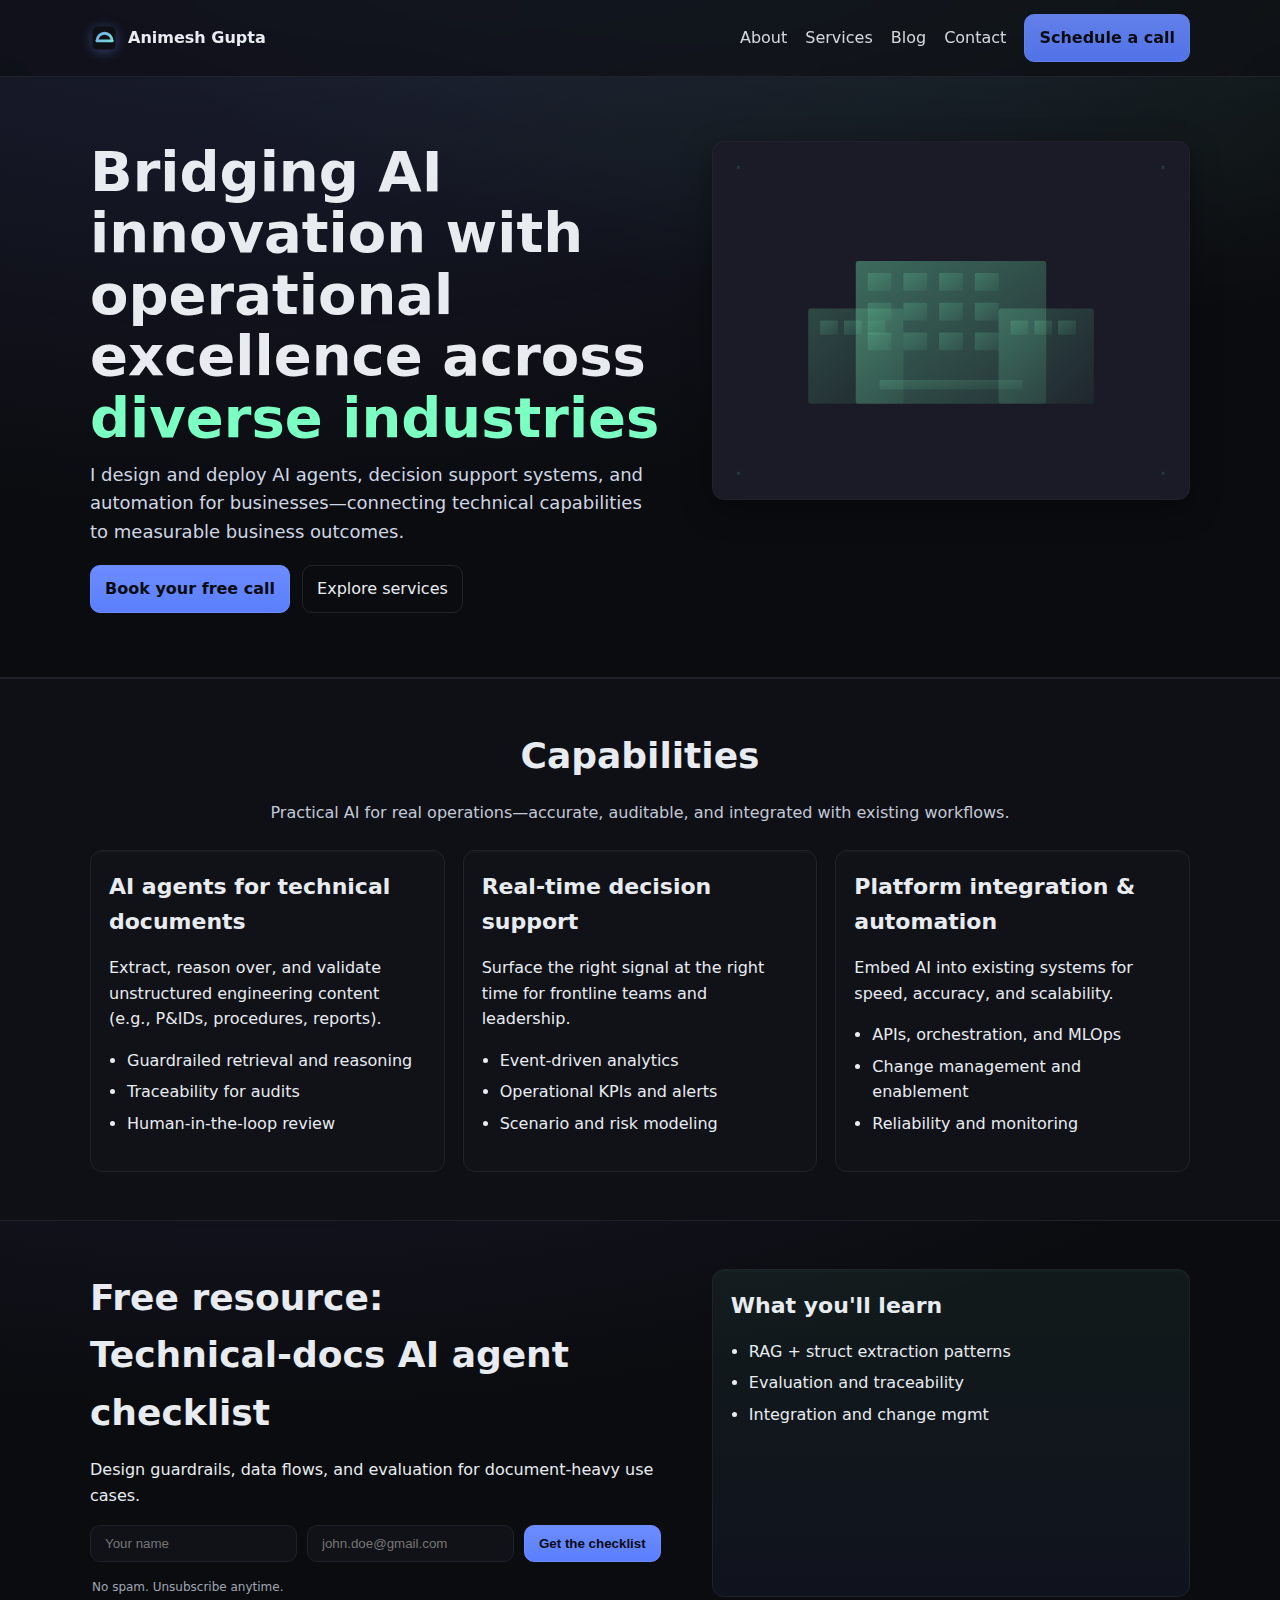
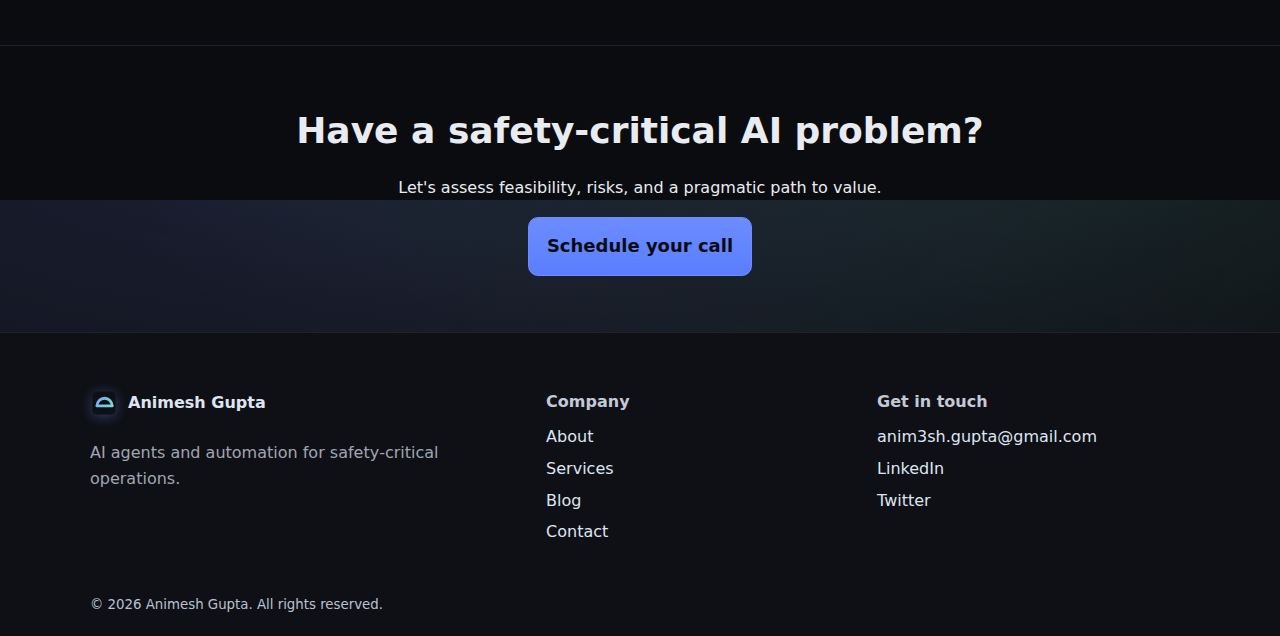
<file: index.html>
<!DOCTYPE html>
<html lang="en">
<head>
    <meta charset="UTF-8">
    <meta name="viewport" content="width=device-width, initial-scale=1.0">
    <title>Animesh Gupta Consulting - AI Solutions Across Industries</title>
    <meta name="description" content="Bridging AI innovation with operational excellence across diverse industries. Expert consulting for AI agents, decision support systems, and automation.">
    <link rel="icon" href="/assets/favicon.svg" type="image/svg+xml">
    <link rel="stylesheet" href="/styles.css">
    <script type="application/ld+json">
    {
        "@context": "https://schema.org",
        "@type": "ProfessionalService",
        "name": "Animesh Gupta Consulting",
        "url": "http://localhost:8000/",
        "logo": "http://localhost:8000/assets/logo.svg",
        "image": "http://localhost:8000/assets/og-image.png",
        "description": "Bridging AI innovation with operational excellence across diverse industries.",
        "areaServed": "Global",
        "founder": {
            "@type": "Person",
            "name": "Animesh Gupta"
        }
    }
    </script>
</head>
<body>
    <header class="site-header">
        <div class="container header-inner">
            <a class="brand" href="/">
                <img src="/assets/logo.svg" alt="Animesh Gupta Consulting" width="28" height="28"/>
                <span>Animesh Gupta</span>
            </a>
            <button class="nav-toggle" aria-label="Toggle navigation" aria-expanded="false">☰</button>
            <nav class="site-nav" aria-label="Primary">
                <a href="/about.html">About</a>
                <a href="/services.html">Services</a>
                <a href="/blog.html">Blog</a>
                <a href="/contact.html">Contact</a>
                <a class="button primary" href="https://calendly.com/anim3sh-gupta/30min" target="_blank" rel="noopener">Schedule a call</a>
            </nav>
        </div>
    </header>

    <main>
        <section class="hero">
            <div class="container grid-2">
                <div>
                    <h1>Bridging AI innovation with operational excellence across <span class="accent">diverse industries</span></h1>
                    <p class="lead">I design and deploy AI agents, decision support systems, and automation for businesses—connecting technical capabilities to measurable business outcomes.</p>
                    <div class="actions">
                        <a class="button primary" href="https://calendly.com/anim3sh-gupta/30min" target="_blank" rel="noopener">Book your free call</a>
                        <a class="button ghost" href="/services.html">Explore services</a>
                    </div>
                </div>
                <div class="hero-art">
                    <img src="/assets/hero-pattern.svg" alt="Abstract pattern"/>
                </div>
            </div>
        </section>

        <section class="services">
            <div class="container">
                <div class="section-header">
                    <h2>Capabilities</h2>
                    <p>Practical AI for real operations—accurate, auditable, and integrated with existing workflows.</p>
                </div>
                <div class="card-grid">
                    <article class="card">
                        <h3>AI agents for technical documents</h3>
                        <p>Extract, reason over, and validate unstructured engineering content (e.g., P&IDs, procedures, reports).</p>
                        <ul>
                            <li>Guardrailed retrieval and reasoning</li>
                            <li>Traceability for audits</li>
                            <li>Human‑in‑the‑loop review</li>
                        </ul>
                    </article>
                    <article class="card">
                        <h3>Real‑time decision support</h3>
                        <p>Surface the right signal at the right time for frontline teams and leadership.</p>
                        <ul>
                            <li>Event‑driven analytics</li>
                            <li>Operational KPIs and alerts</li>
                            <li>Scenario and risk modeling</li>
                        </ul>
                    </article>
                    <article class="card">
                        <h3>Platform integration & automation</h3>
                        <p>Embed AI into existing systems for speed, accuracy, and scalability.</p>
                        <ul>
                            <li>APIs, orchestration, and MLOps</li>
                            <li>Change management and enablement</li>
                            <li>Reliability and monitoring</li>
                        </ul>
                    </article>
                </div>
            </div>
        </section>



        <section class="lead-magnet">
            <div class="container grid-2">
                <div>
                    <h2>Free resource: Technical‑docs AI agent checklist</h2>
                    <p>Design guardrails, data flows, and evaluation for document‑heavy use cases.</p>
                    <form class="newsletter" id="newsletter-form" name="newsletter-signup" method="POST" data-netlify="true" netlify-honeypot="bot-field" action="/success.html" novalidate>
                        <input type="hidden" name="form-name" value="newsletter-signup" />
                        <input type="hidden" name="bot-field" />
                        
                        <div class="form-row">
                            <label class="sr-only" for="newsletter-name">Name</label>
                            <input id="newsletter-name" name="name" type="text" placeholder="Your name" required/>
                        </div>
                        <div class="form-row">
                            <label class="sr-only" for="newsletter-email">Email</label>
                            <input id="newsletter-email" name="email" type="email" placeholder="john.doe@gmail.com" required/>
                        </div>
                        <button class="button primary" type="submit">Get the checklist</button>
                        <p class="form-note">No spam. Unsubscribe anytime.</p>
                    </form>
                </div>
                <div class="card promo">
                    <h3>What you'll learn</h3>
                    <ul>
                        <li>RAG + struct extraction patterns</li>
                        <li>Evaluation and traceability</li>
                        <li>Integration and change mgmt</li>
                    </ul>
                </div>
            </div>
        </section>

        <section class="cta">
            <div class="container">
                <h2>Have a safety‑critical AI problem?</h2>
                <p>Let's assess feasibility, risks, and a pragmatic path to value.</p>
                <a class="button primary lg" href="https://calendly.com/anim3sh-gupta/30min" target="_blank" rel="noopener">Schedule your call</a>
            </div>
        </section>
    </main>

    <footer class="site-footer">
        <div class="container footer-grid">
            <div>
                <a class="brand" href="/">
                    <img src="/assets/logo.svg" alt="Animesh Gupta Consulting" width="28" height="28"/>
                    <span>Animesh Gupta</span>
                </a>
                <p class="muted">AI agents and automation for safety‑critical operations.</p>
            </div>
            <div>
                <h4>Company</h4>
                <ul>
                    <li><a href="/about.html">About</a></li>
                    <li><a href="/services.html">Services</a></li>
                    <li><a href="/blog.html">Blog</a></li>
                    <li><a href="/contact.html">Contact</a></li>
                </ul>
            </div>
            <div>
                <h4>Get in touch</h4>
                <ul>
                    <li><a href="mailto:anim3sh.gupta@gmail.com<">anim3sh.gupta@gmail.com</a></li>
                    <li><a href="https://www.linkedin.com/in/animeshgupta93/" target="_blank" rel="noopener">LinkedIn</a></li>
                    <li><a href="https://twitter.com/your-handle" target="_blank" rel="noopener">Twitter</a></li>
                </ul>
            </div>
        </div>
        <div class="container footer-bottom">
            <small>© <span id="year"></span> Animesh Gupta. All rights reserved.</small>
        </div>
    </footer>

    <script src="/script.js" defer></script>
</body>
</html>
</file>
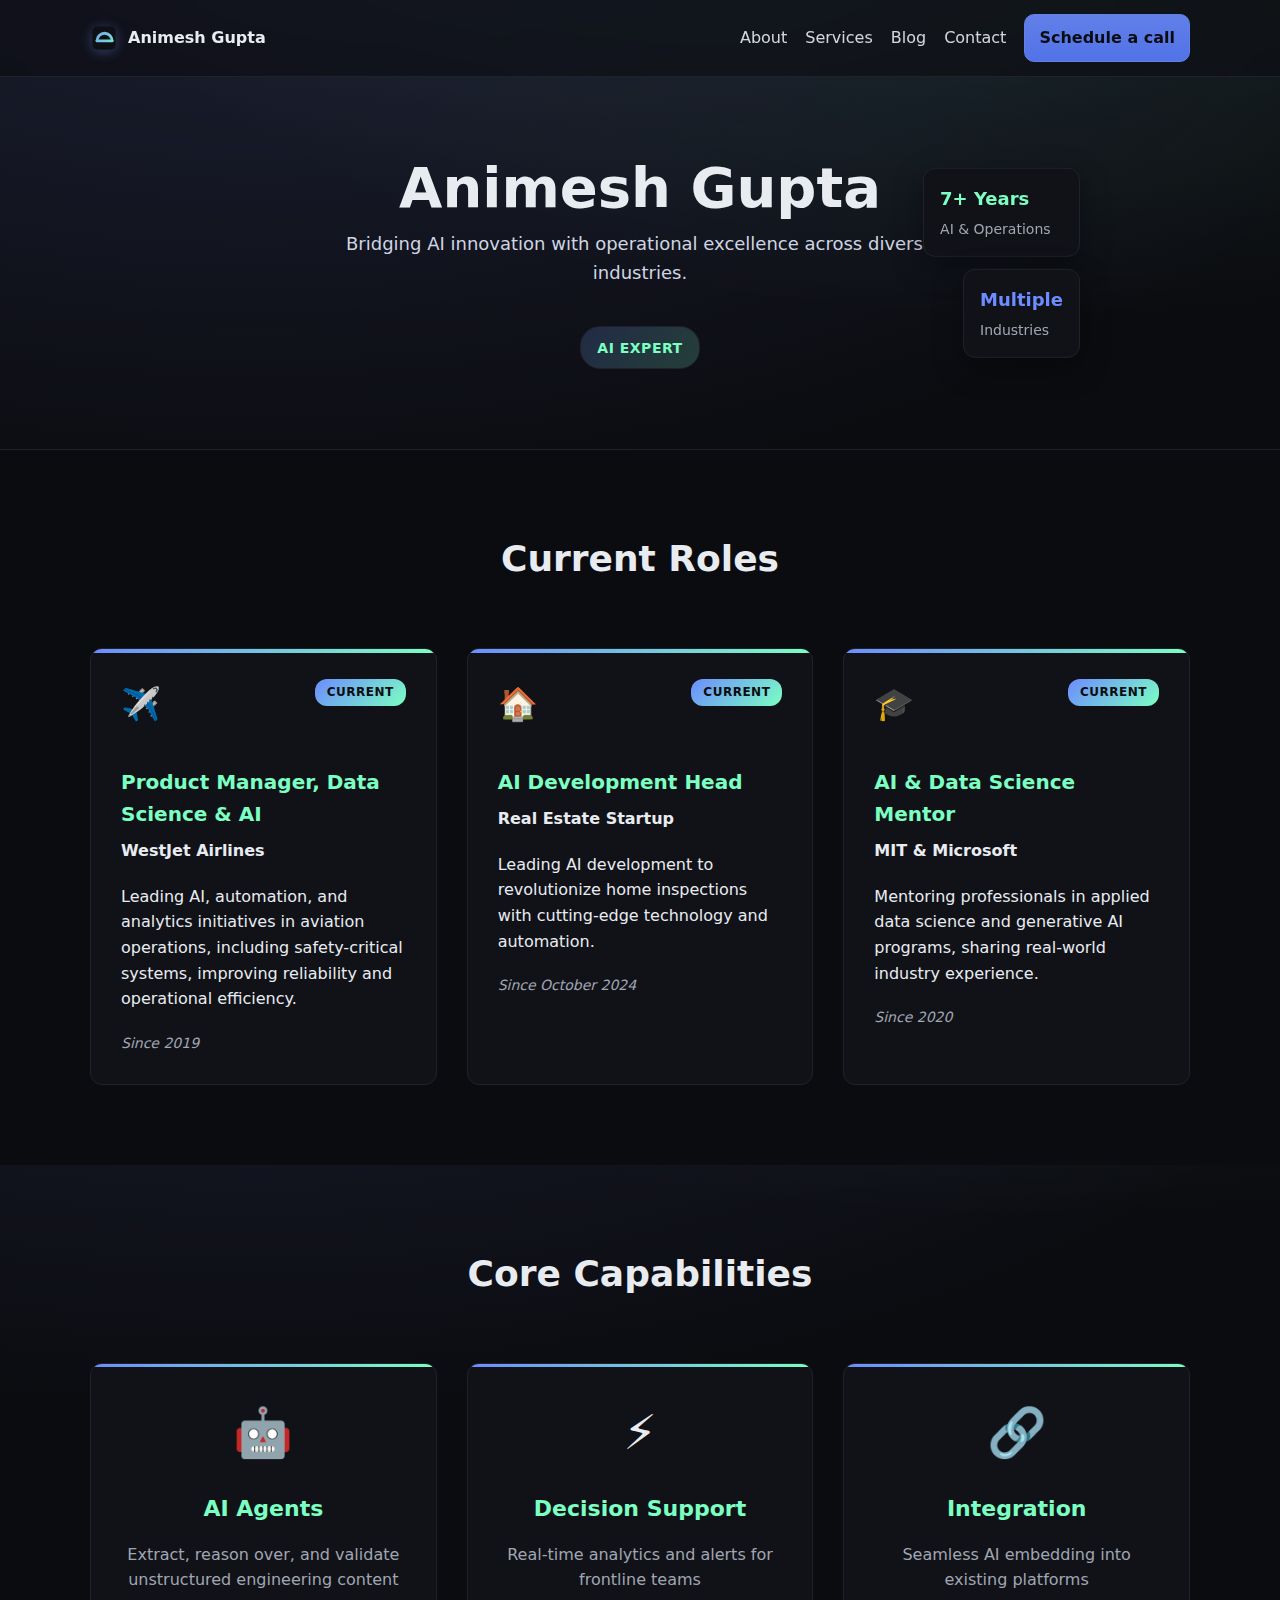
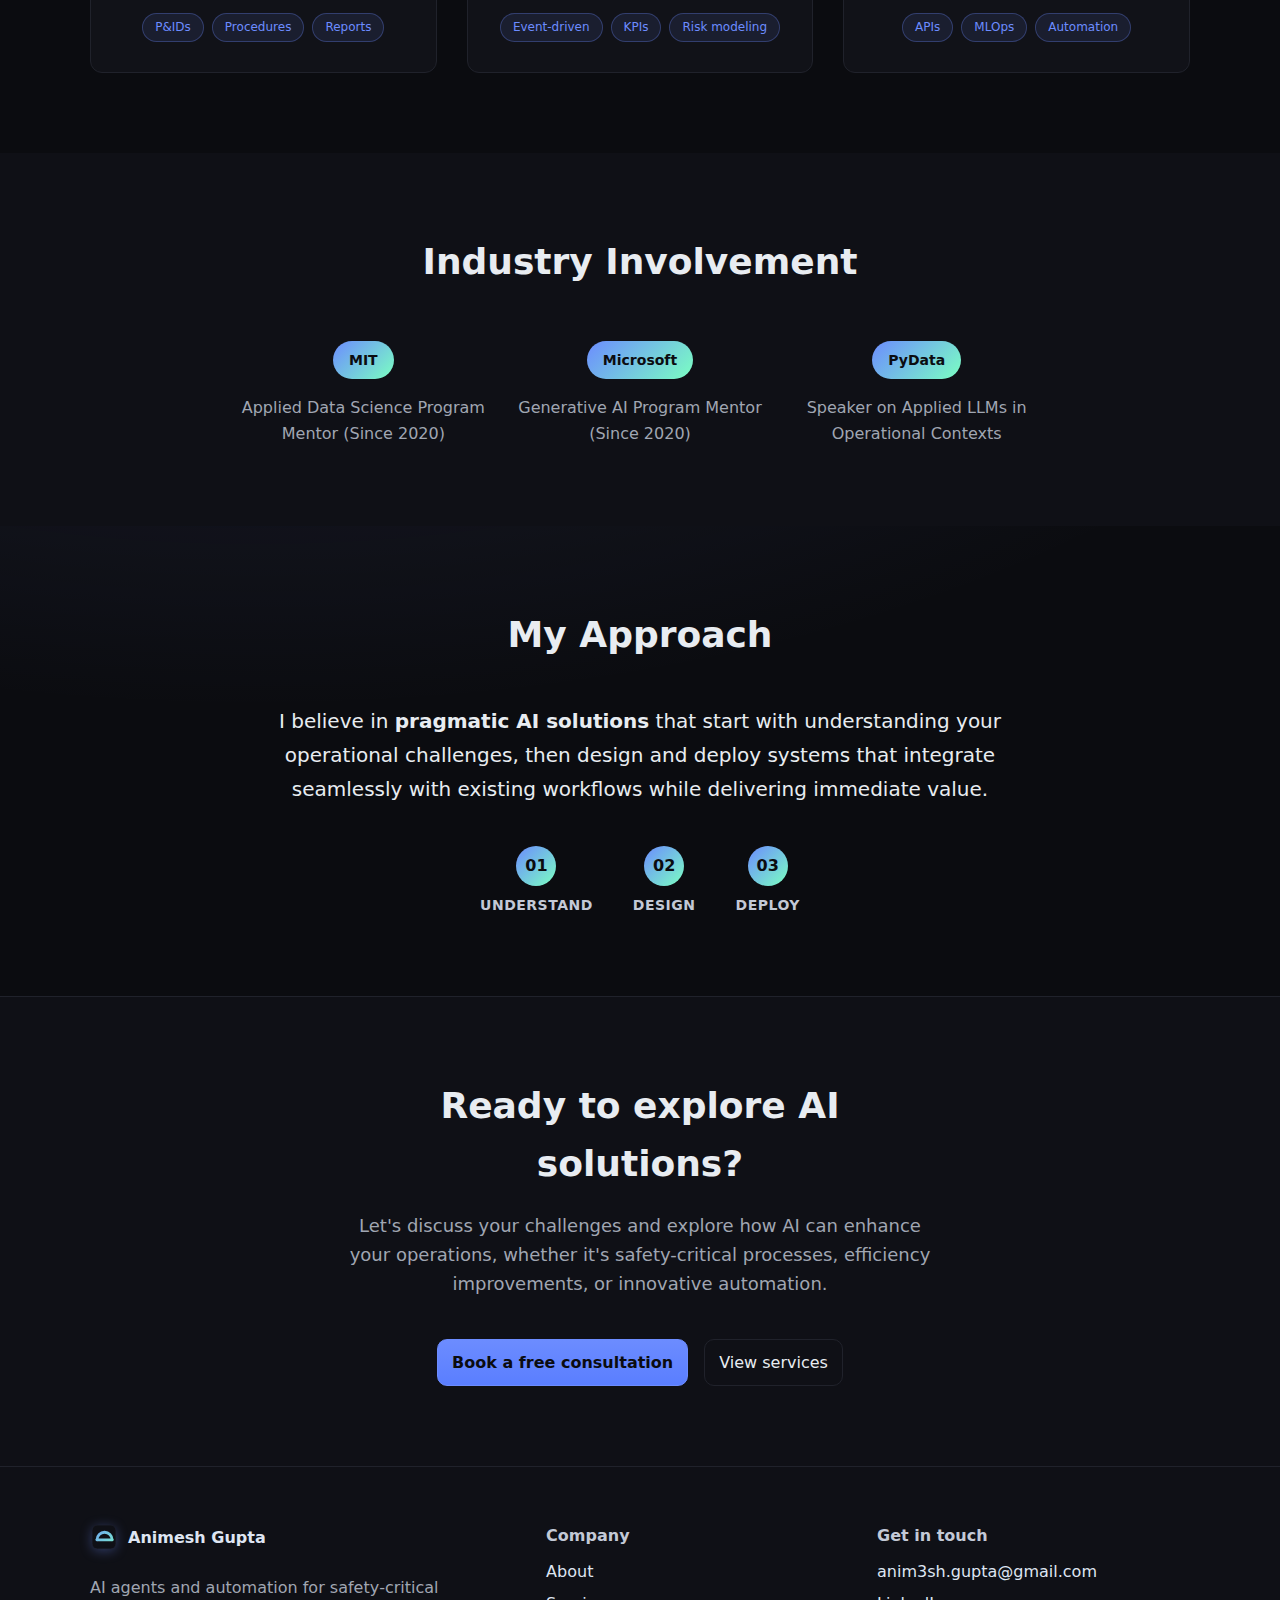
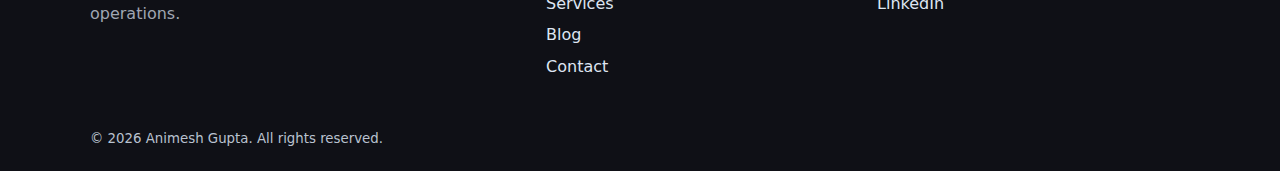
<file: about.html>
<!DOCTYPE html>
<html lang="en">
<head>
    <meta charset="UTF-8">
    <meta name="viewport" content="width=device-width, initial-scale=1.0">
    <title>About — Animesh Gupta Consulting</title>
    <meta name="description" content="Bridging AI innovation with operational excellence in safety‑critical industries. Professional background, relevant experience, industry involvement, and core strengths.">
    <link rel="icon" href="/assets/favicon.svg" type="image/svg+xml">
    <link rel="stylesheet" href="/styles.css">
</head>
<body>
    <header class="site-header">
        <div class="container header-inner">
            <a class="brand" href="/">
                <img src="/assets/logo.svg" alt="Animesh Gupta Consulting" width="28" height="28"/>
                <span>Animesh Gupta</span>
            </a>
            <button class="nav-toggle" aria-label="Toggle navigation" aria-expanded="false">☰</button>
            <nav class="site-nav" aria-label="Primary">
                <a href="/about.html" aria-current="page">About</a>
                <a href="/services.html">Services</a>
                <a href="/blog.html">Blog</a>
                <a href="/contact.html">Contact</a>
                <a class="button primary" href="https://calendly.com/anim3sh-gupta/30min" target="_blank" rel="noopener">Schedule a call</a>
            </nav>
        </div>
    </header>

    <main>
        <!-- Hero Section with Overlapping Elements -->
        <section class="hero about-hero">
            <div class="container">
                <div class="hero-content">
                    <h1>Animesh Gupta</h1>
                    <p class="lead">Bridging AI innovation with operational excellence across diverse industries.</p>
                    <div class="hero-badge">
                        <span>AI Expert</span>
                    </div>
                </div>
                <div class="hero-visual">
                    <div class="floating-card experience-highlight">
                        <h3>7+ Years</h3>
                        <p>AI & Operations</p>
                    </div>
                    <div class="floating-card industry-highlight">
                        <h3>Multiple</h3>
                        <p>Industries</p>
                    </div>
                </div>
            </div>
        </section>

        <!-- Current Roles Section -->
        <section class="current-roles-section">
            <div class="container">
                <h2 class="section-title">Current Roles</h2>
                <div class="roles-grid">
                    <div class="role-card primary-role">
                        <div class="role-header">
                            <div class="role-icon">✈️</div>
                            <div class="role-badge current">Current</div>
                        </div>
                        <h3>Product Manager, Data Science & AI</h3>
                        <p class="role-company">WestJet Airlines</p>
                        <p>Leading AI, automation, and analytics initiatives in aviation operations, including safety-critical systems, improving reliability and operational efficiency.</p>
                        <div class="role-duration">Since 2019</div>
                    </div>
                    
                    <div class="role-card primary-role">
                        <div class="role-header">
                            <div class="role-icon">🏠</div>
                            <div class="role-badge current">Current</div>
                        </div>
                        <h3>AI Development Head</h3>
                        <p class="role-company">Real Estate Startup</p>
                        <p>Leading AI development to revolutionize home inspections with cutting-edge technology and automation.</p>
                        <div class="role-duration">Since October 2024</div>
                    </div>
                    
                    <div class="role-card primary-role">
                        <div class="role-header">
                            <div class="role-icon">🎓</div>
                            <div class="role-badge current">Current</div>
                        </div>
                        <h3>AI & Data Science Mentor</h3>
                        <p class="role-company">MIT & Microsoft</p>
                        <p>Mentoring professionals in applied data science and generative AI programs, sharing real-world industry experience.</p>
                        <div class="role-duration">Since 2020</div>
                    </div>
                </div>
            </div>
        </section>

        <!-- Expertise Grid with Visual Elements -->
        <section class="expertise-section">
            <div class="container">
                <h2 class="section-title">Core Capabilities</h2>
                <div class="expertise-grid">
                    <div class="expertise-item">
                        <div class="expertise-icon">🤖</div>
                        <h3>AI Agents</h3>
                        <p>Extract, reason over, and validate unstructured engineering content</p>
                        <div class="expertise-detail">
                            <span>P&IDs</span>
                            <span>Procedures</span>
                            <span>Reports</span>
                        </div>
                    </div>
                    <div class="expertise-item">
                        <div class="expertise-icon">⚡</div>
                        <h3>Decision Support</h3>
                        <p>Real-time analytics and alerts for frontline teams</p>
                        <div class="expertise-detail">
                            <span>Event-driven</span>
                            <span>KPIs</span>
                            <span>Risk modeling</span>
                        </div>
                    </div>
                    <div class="expertise-item">
                        <div class="expertise-icon">🔗</div>
                        <h3>Integration</h3>
                        <p>Seamless AI embedding into existing platforms</p>
                        <div class="expertise-detail">
                            <span>APIs</span>
                            <span>MLOps</span>
                            <span>Automation</span>
                        </div>
                    </div>
                </div>
            </div>
        </section>

        <!-- Community & Recognition -->
        <section class="community-section">
            <div class="container">
                <div class="community-content">
                    <h2>Industry Involvement</h2>
                    <div class="community-grid">
                        <div class="community-item">
                            <div class="community-badge">MIT</div>
                            <p>Applied Data Science Program Mentor (Since 2020)</p>
                        </div>
                        <div class="community-item">
                            <div class="community-badge">Microsoft</div>
                            <p>Generative AI Program Mentor (Since 2020)</p>
                        </div>
                        <div class="community-item">
                            <div class="community-badge">PyData</div>
                            <p>Speaker on Applied LLMs in Operational Contexts</p>
                        </div>
                    </div>
                </div>
            </div>
        </section>

        <!-- Philosophy Section -->
        <section class="philosophy-section">
            <div class="container">
                <div class="philosophy-content">
                    <h2>My Approach</h2>
                    <div class="philosophy-statement">
                        <p class="philosophy-text">I believe in <strong>pragmatic AI solutions</strong> that start with understanding your operational challenges, then design and deploy systems that integrate seamlessly with existing workflows while delivering immediate value.</p>
                        <div class="philosophy-pillars">
                            <div class="pillar">
                                <span class="pillar-number">01</span>
                                <span class="pillar-text">Understand</span>
                            </div>
                            <div class="pillar">
                                <span class="pillar-number">02</span>
                                <span class="pillar-text">Design</span>
                            </div>
                            <div class="pillar">
                                <span class="pillar-number">03</span>
                                <span class="pillar-text">Deploy</span>
                            </div>
                        </div>
                    </div>
                </div>
            </div>
        </section>

        <!-- CTA Section -->
        <section class="cta-section">
            <div class="container">
                <div class="cta-content">
                    <h2>Ready to explore AI solutions?</h2>
                    <p>Let's discuss your challenges and explore how AI can enhance your operations, whether it's safety-critical processes, efficiency improvements, or innovative automation.</p>
                    <div class="cta-actions">
                        <a class="button primary" href="https://calendly.com/anim3sh-gupta/30min" target="_blank" rel="noopener">Book a free consultation</a>
                        <a class="button ghost" href="/services.html">View services</a>
                    </div>
                </div>
            </div>
        </section>
    </main>

    <footer class="site-footer">
        <div class="container footer-grid">
            <div>
                <a class="brand" href="/">
                    <img src="/assets/logo.svg" alt="Animesh Gupta Consulting" width="28" height="28"/>
                    <span>Animesh Gupta</span>
                </a>
                <p class="muted">AI agents and automation for safety‑critical operations.</p>
            </div>
            <div>
                <h4>Company</h4>
                <ul>
                    <li><a href="/about.html">About</a></li>
                    <li><a href="/services.html">Services</a></li>
                    <li><a href="/blog.html">Blog</a></li>
                    <li><a href="/contact.html">Contact</a></li>
                </ul>
            </div>
            <div>
                <h4>Get in touch</h4>
                <ul>
                    <li><a href="mailto:anim3sh.gupta@gmail.com">anim3sh.gupta@gmail.com</a></li>
                    <li><a href="https://www.linkedin.com/in/animeshgupta93/" target="_blank" rel="noopener">LinkedIn</a></li>
                </ul>
            </div>
        </div>
        <div class="container footer-bottom">
            <small>© <span id="year"></span> Animesh Gupta. All rights reserved.</small>
        </div>
    </footer>

    <script src="/script.js" defer></script>
</body>
</html>
</file>
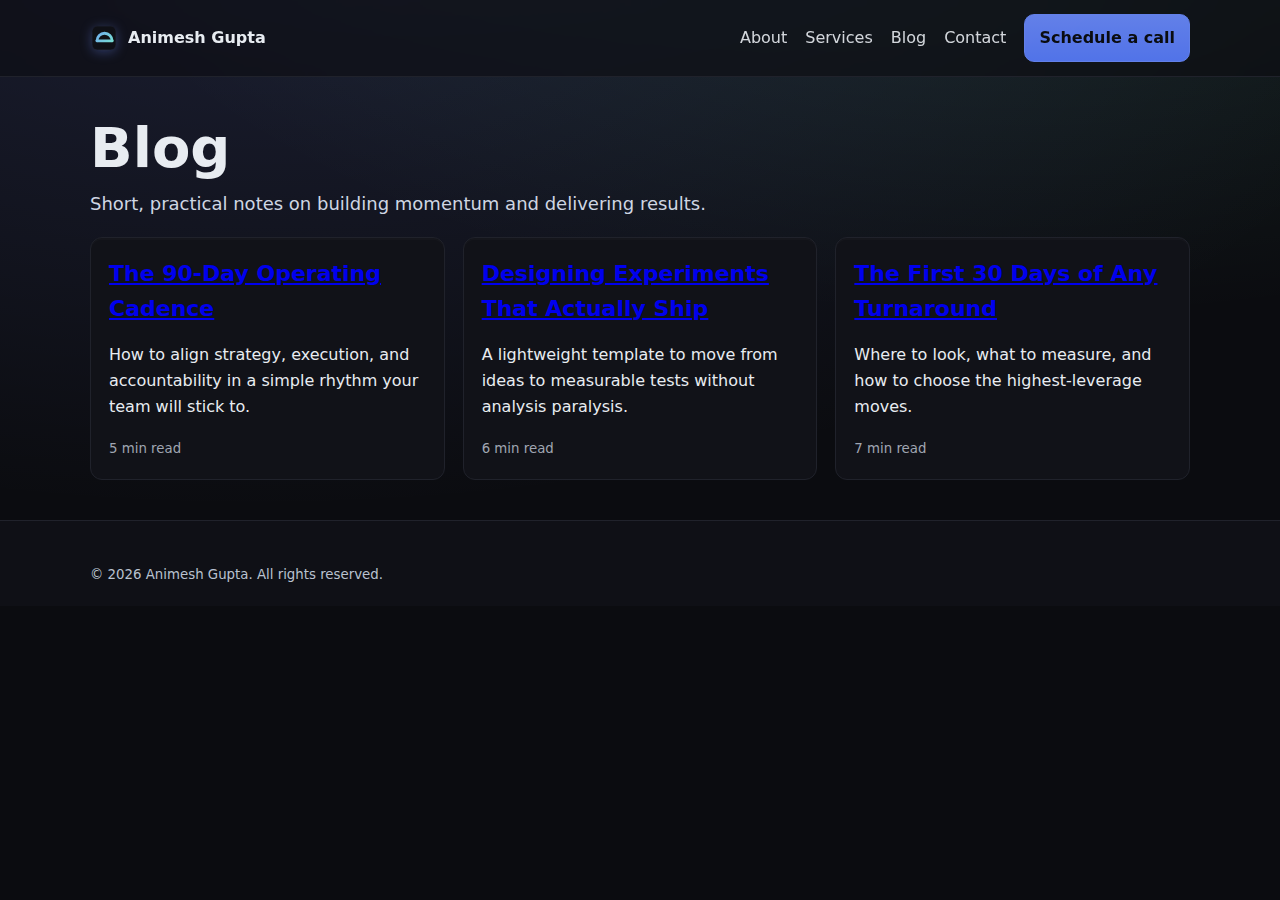
<file: blog.html>
<!doctype html><html lang="en"><head><meta charset="utf-8"/><meta name="viewport" content="width=device-width, initial-scale=1"/><title>Blog — Animesh Gupta</title><meta name="description" content="Articles on strategy, execution, and operating cadence."/><link rel="icon" href="/assets/favicon.svg" type="image/svg+xml"/><link rel="stylesheet" href="/styles.css"/></head><body><header class="site-header"><div class="container header-inner"><a class="brand" href="/"><img src="/assets/logo.svg" alt="Animesh Gupta Consulting" width="28" height="28"/><span>Animesh Gupta</span></a><button class="nav-toggle" aria-label="Toggle navigation" aria-expanded="false">☰</button><nav class="site-nav" aria-label="Primary"><a href="/about.html">About</a><a href="/services.html">Services</a><a href="/blog.html" aria-current="page">Blog</a><a href="/contact.html">Contact</a><a class="button primary" href="https://calendly.com/anim3sh-gupta/30min" target="_blank" rel="noopener">Schedule a call</a></nav></div></header><main class="container" style="padding:40px 0;"><h1>Blog</h1><p class="lead">Short, practical notes on building momentum and delivering results.</p><div class="card-grid" style="margin-top:18px;">
  <article class="card">
    <h3><a href="#">The 90‑Day Operating Cadence</a></h3>
    <p>How to align strategy, execution, and accountability in a simple rhythm your team will stick to.</p>
    <small class="muted">5 min read</small>
  </article>
  <article class="card">
    <h3><a href="#">Designing Experiments That Actually Ship</a></h3>
    <p>A lightweight template to move from ideas to measurable tests without analysis paralysis.</p>
    <small class="muted">6 min read</small>
  </article>
  <article class="card">
    <h3><a href="#">The First 30 Days of Any Turnaround</a></h3>
    <p>Where to look, what to measure, and how to choose the highest‑leverage moves.</p>
    <small class="muted">7 min read</small>
  </article>
</div></main><footer class="site-footer"><div class="container footer-bottom"><small>© <span id="year"></span> Animesh Gupta. All rights reserved.</small></div></footer><script src="/script.js" defer></script></body></html>
</file>
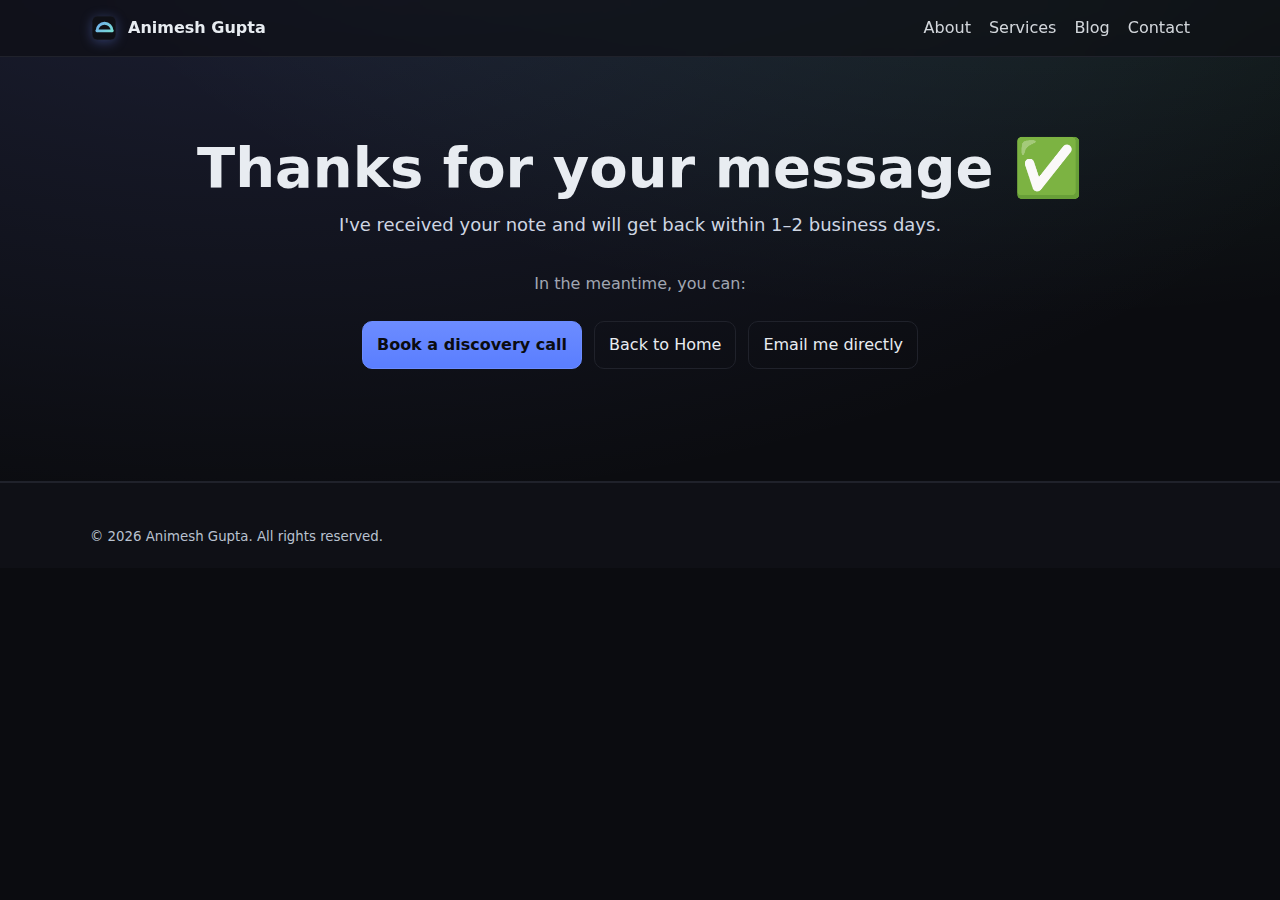
<file: contact-success.html>
<!DOCTYPE html>
<html lang="en">
<head>
    <meta charset="UTF-8">
    <meta name="viewport" content="width=device-width, initial-scale=1.0">
    <title>Message sent — Animesh Gupta Consulting</title>
    <meta name="description" content="Thanks for getting in touch. I'll respond within 1-2 business days.">
    <link rel="stylesheet" href="/styles.css">
    <link rel="icon" href="/assets/favicon.svg" type="image/svg+xml">
</head>
<body>
    <header class="site-header">
        <div class="container header-inner">
            <a class="brand" href="/">
                <img src="/assets/logo.svg" alt="Animesh Gupta Consulting" width="28" height="28"/>
                <span>Animesh Gupta</span>
            </a>
            <nav class="site-nav">
                <a href="/about.html">About</a>
                <a href="/services.html">Services</a>
                <a href="/blog.html">Blog</a>
                <a href="/contact.html">Contact</a>
            </nav>
        </div>
    </header>

    <main>
        <section class="hero" style="text-align: center; padding: 80px 0;">
            <div class="container">
                <h1>Thanks for your message ✅</h1>
                <p class="lead">I've received your note and will get back within 1–2 business days.</p>
                <div style="margin: 32px 0;">
                    <p style="color: var(--muted); margin-bottom: 24px;">In the meantime, you can:</p>
                    <div style="display: inline-flex; gap: 12px; flex-wrap: wrap;">
                        <a href="https://calendly.com/anim3sh-gupta/30min" target="_blank" rel="noopener" class="button primary">Book a discovery call</a>
                        <a href="/" class="button ghost">Back to Home</a>
                        <a href="mailto:anim3sh.gupta@gmail.com" class="button ghost">Email me directly</a>
                    </div>
                </div>
            </div>
        </section>
    </main>

    <footer class="site-footer">
        <div class="container footer-bottom">
            <small>© <span id="year"></span> Animesh Gupta. All rights reserved.</small>
        </div>
    </footer>

    <script src="/script.js" defer></script>
</body>
</html>
</file>
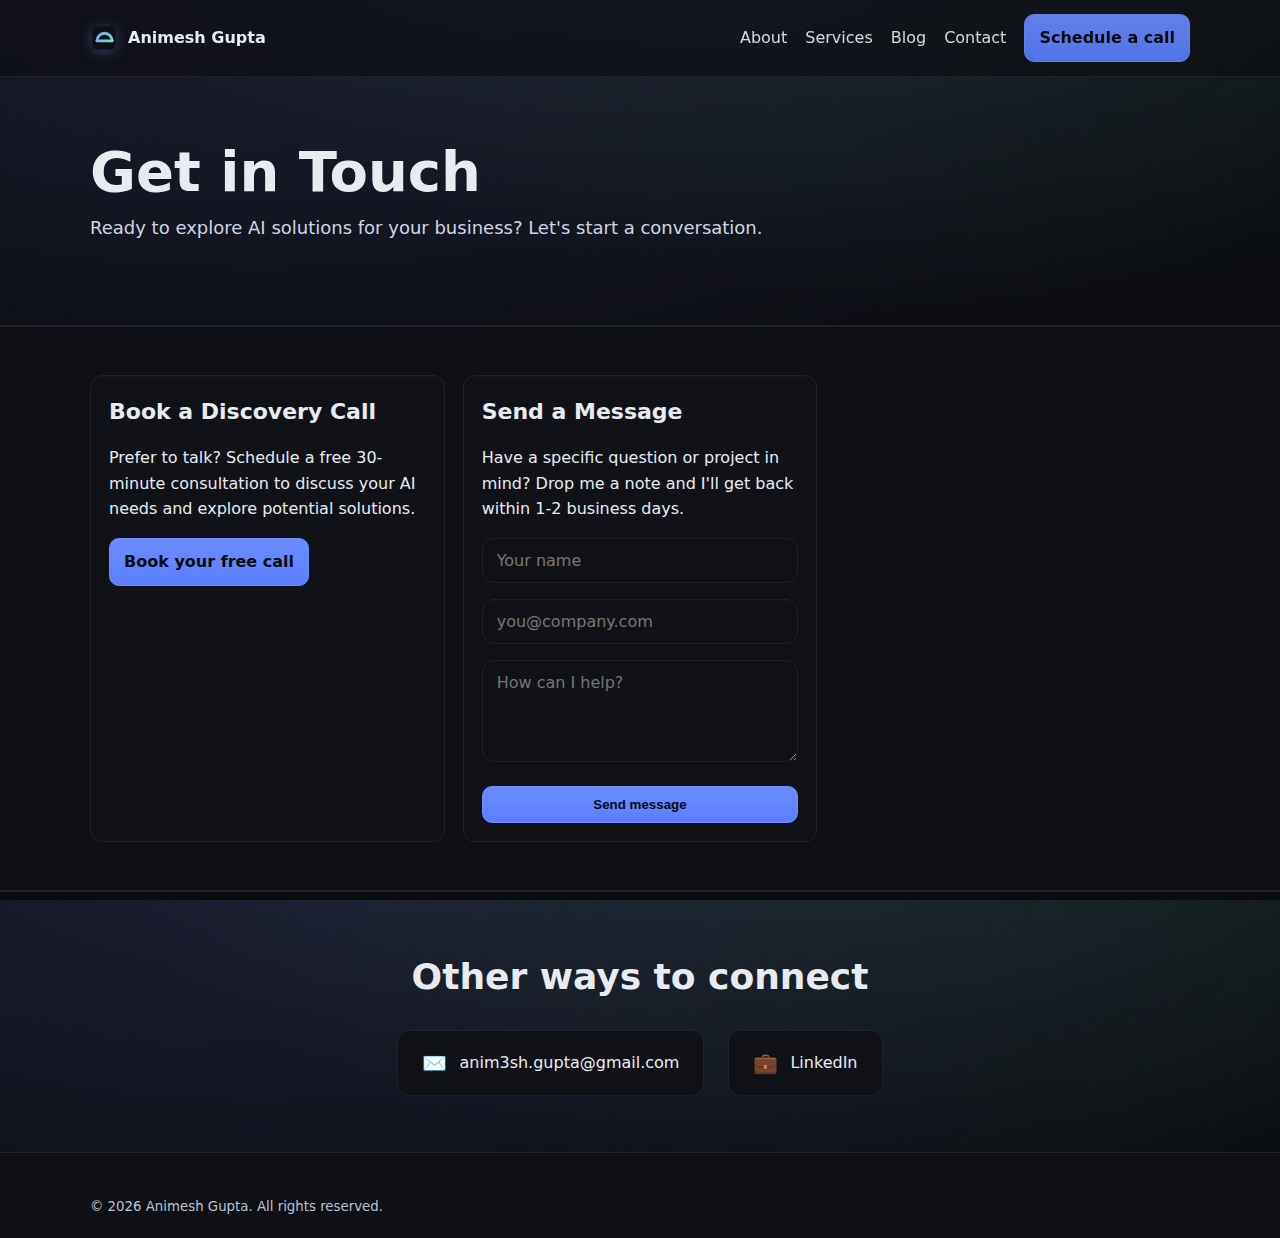
<file: contact.html>
<!DOCTYPE html>
<html lang="en">
<head>
    <meta charset="UTF-8">
    <meta name="viewport" content="width=device-width, initial-scale=1.0">
    <title>Contact — Animesh Gupta Consulting</title>
    <meta name="description" content="Contact Animesh Gupta. Book a discovery call or send a message.">
    <link rel="icon" href="/assets/favicon.svg" type="image/svg+xml">
    <link rel="stylesheet" href="/styles.css">
</head>
<body>
    <header class="site-header">
        <div class="container header-inner">
            <a class="brand" href="/">
                <img src="/assets/logo.svg" alt="Animesh Gupta Consulting" width="28" height="28"/>
                <span>Animesh Gupta</span>
            </a>
            <button class="nav-toggle" aria-label="Toggle navigation" aria-expanded="false">☰</button>
            <nav class="site-nav" aria-label="Primary">
                <a href="/about.html">About</a>
                <a href="/services.html">Services</a>
                <a href="/blog.html">Blog</a>
                <a href="/contact.html" aria-current="page">Contact</a>
                <a class="button primary" href="https://calendly.com/anim3sh-gupta/30min" target="_blank" rel="noopener">Schedule a call</a>
            </nav>
        </div>
    </header>

    <main>
        <section class="hero">
            <div class="container">
                <h1>Get in Touch</h1>
                <p class="lead">Ready to explore AI solutions for your business? Let's start a conversation.</p>
            </div>
        </section>

        <section class="services">
            <div class="container">
                <div class="card-grid">
                    <div class="card">
                        <h3>Book a Discovery Call</h3>
                        <p>Prefer to talk? Schedule a free 30-minute consultation to discuss your AI needs and explore potential solutions.</p>
                        <a class="button primary" href="https://calendly.com/anim3sh-gupta/30min" target="_blank" rel="noopener">Book your free call</a>
                    </div>
                    
                    <div class="card">
                        <h3>Send a Message</h3>
                        <p>Have a specific question or project in mind? Drop me a note and I'll get back within 1-2 business days.</p>
                        <form id="contact-form" name="contact" method="POST" data-netlify="true" netlify-honeypot="bot-field" action="/contact-success.html">
                            <input type="hidden" name="form-name" value="contact"/>
                            <input type="hidden" name="bot-field" />
                            <div class="form-fields">
                                <input type="text" name="name" placeholder="Your name" required/>
                                <input type="email" name="email" placeholder="you@company.com" required/>
                                <textarea name="message" rows="4" placeholder="How can I help?" required></textarea>
                                <button class="button primary" type="submit">Send message</button>
                            </div>
                            <div id="form-message" class="form-message" style="display: none;"></div>
                        </form>
                    </div>
                </div>
            </div>
        </section>

        <section class="cta">
            <div class="container">
                <h2>Other ways to connect</h2>
                <div class="contact-links">
                    <a href="mailto:anim3sh.gupta@gmail.com" class="contact-link">
                        <span class="contact-icon">✉️</span>
                        <span>anim3sh.gupta@gmail.com</span>
                    </a>
                    <a href="https://www.linkedin.com/in/animeshgupta93/" target="_blank" rel="noopener" class="contact-link">
                        <span class="contact-icon">💼</span>
                        <span>LinkedIn</span>
                    </a>
                </div>
            </div>
        </section>
    </main>

    <footer class="site-footer">
        <div class="container footer-bottom">
            <small>© <span id="year"></span> Animesh Gupta. All rights reserved.</small>
        </div>
    </footer>

    <script src="/script.js" defer></script>
</body>
</html>
</file>
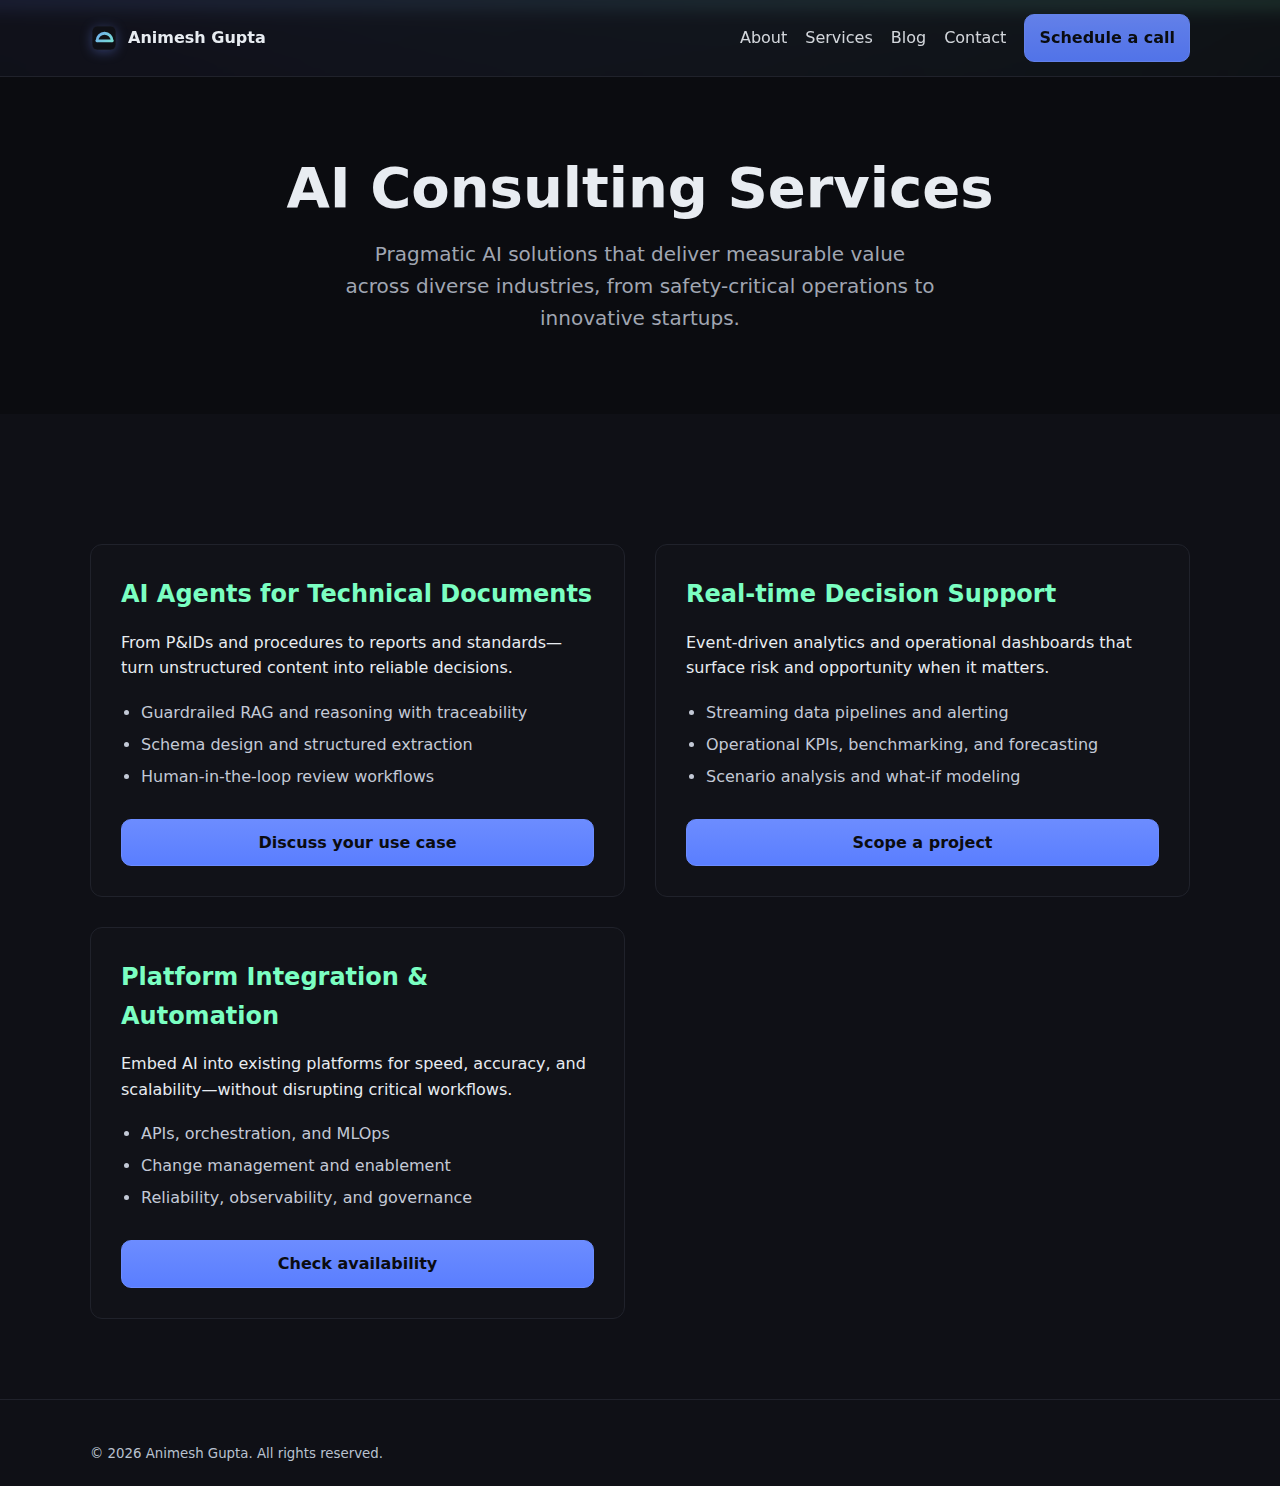
<file: services.html>
<!DOCTYPE html>
<html lang="en">
<head>
    <meta charset="UTF-8">
    <meta name="viewport" content="width=device-width, initial-scale=1.0">
    <title>Services — Animesh Gupta Consulting</title>
    <meta name="description" content="AI consulting services: AI agents for technical documents, real‑time decision support, and platform integration & automation across diverse industries.">
    <link rel="icon" href="/assets/favicon.svg" type="image/svg+xml">
    <link rel="stylesheet" href="/styles.css">
</head>
<body>
    <header class="site-header">
        <div class="container header-inner">
            <a class="brand" href="/">
                <img src="/assets/logo.svg" alt="Animesh Gupta Consulting" width="28" height="28"/>
                <span>Animesh Gupta</span>
            </a>
            <button class="nav-toggle" aria-label="Toggle navigation" aria-expanded="false">☰</button>
            <nav class="site-nav" aria-label="Primary">
                <a href="/about.html">About</a>
                <a href="/services.html" aria-current="page">Services</a>
                <a href="/blog.html">Blog</a>
                <a href="/contact.html">Contact</a>
                <a class="button primary" href="https://calendly.com/anim3sh-gupta/30min" target="_blank" rel="noopener">Schedule a call</a>
            </nav>
        </div>
    </header>

    <main>
        <section class="services-hero">
            <div class="container">
                <h1>AI Consulting Services</h1>
                <p class="lead">Pragmatic AI solutions that deliver measurable value across diverse industries, from safety-critical operations to innovative startups.</p>
            </div>
        </section>

        <section class="services-content">
            <div class="container">
                <div class="services-grid">
                    <div class="service-card" id="agents">
                        <h2>AI Agents for Technical Documents</h2>
                        <p>From P&IDs and procedures to reports and standards—turn unstructured content into reliable decisions.</p>
                        <ul>
                            <li>Guardrailed RAG and reasoning with traceability</li>
                            <li>Schema design and structured extraction</li>
                            <li>Human‑in‑the‑loop review workflows</li>
                        </ul>
                        <a class="button primary" href="https://calendly.com/anim3sh-gupta/30min" target="_blank">Discuss your use case</a>
                    </div>

                    <div class="service-card" id="decision-support">
                        <h2>Real‑time Decision Support</h2>
                        <p>Event‑driven analytics and operational dashboards that surface risk and opportunity when it matters.</p>
                        <ul>
                            <li>Streaming data pipelines and alerting</li>
                            <li>Operational KPIs, benchmarking, and forecasting</li>
                            <li>Scenario analysis and what‑if modeling</li>
                        </ul>
                        <a class="button primary" href="https://calendly.com/anim3sh-gupta/30min" target="_blank">Scope a project</a>
                    </div>

                    <div class="service-card" id="integration">
                        <h2>Platform Integration & Automation</h2>
                        <p>Embed AI into existing platforms for speed, accuracy, and scalability—without disrupting critical workflows.</p>
                        <ul>
                            <li>APIs, orchestration, and MLOps</li>
                            <li>Change management and enablement</li>
                            <li>Reliability, observability, and governance</li>
                        </ul>
                        <a class="button primary" href="https://calendly.com/anim3sh-gupta/30min" target="_blank">Check availability</a>
                    </div>
                </div>
            </div>
        </section>
    </main>

    <footer class="site-footer">
        <div class="container footer-bottom">
            <small>© <span id="year"></span> Animesh Gupta. All rights reserved.</small>
        </div>
    </footer>

    <script src="/script.js" defer></script>
</body>
</html>
</file>
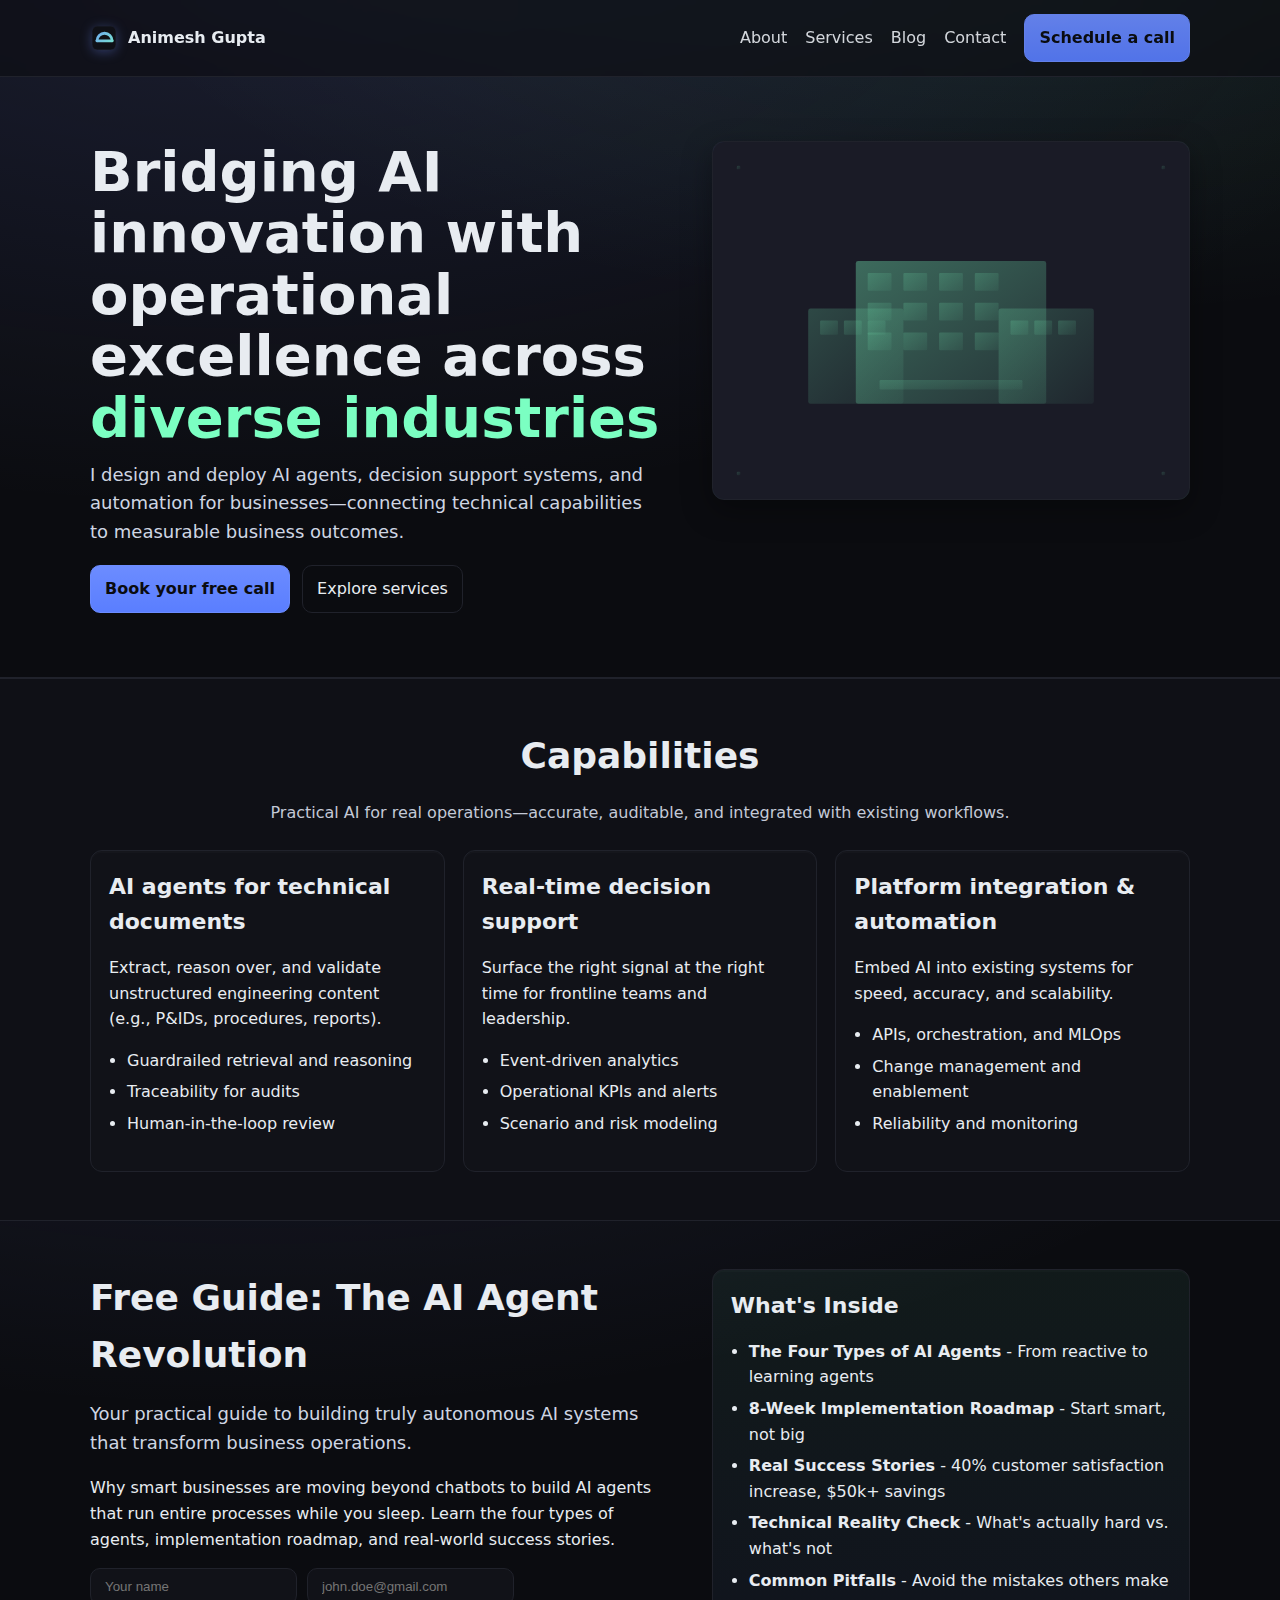
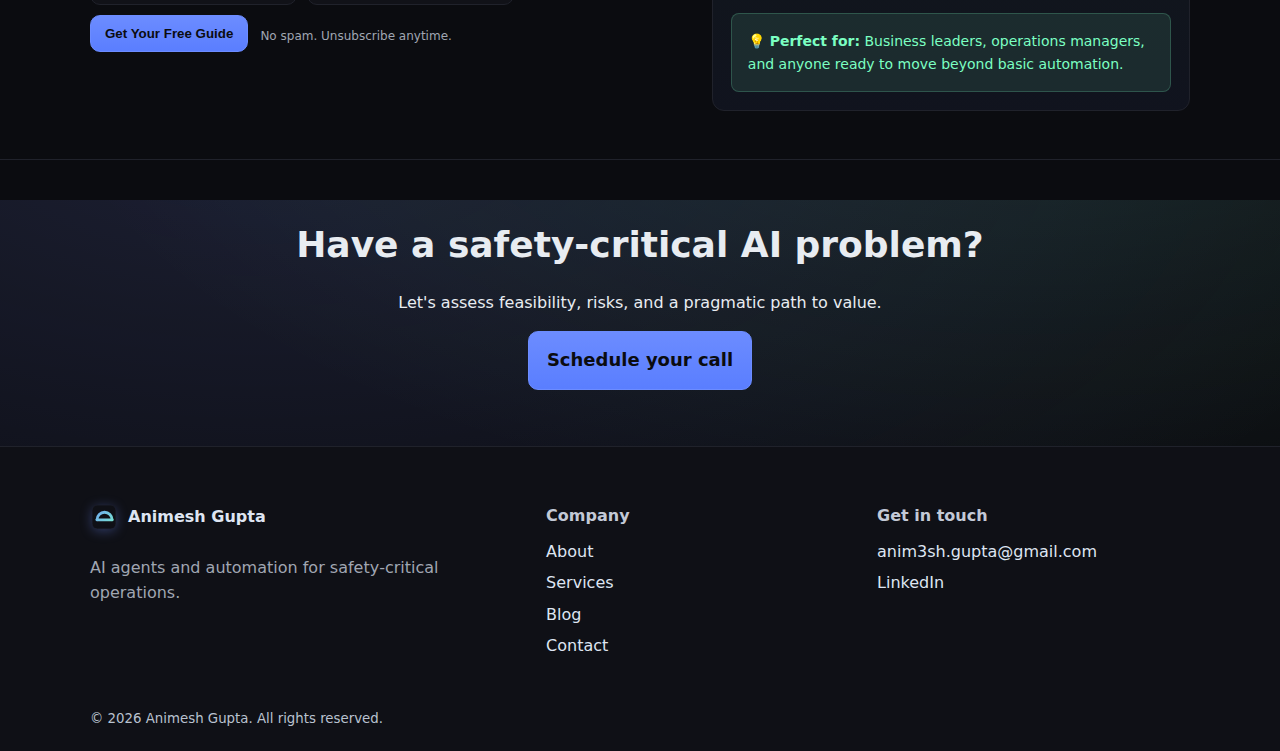
<file: site_index.html>
<!DOCTYPE html>
<html lang="en">
<head>
    <meta charset="UTF-8">
    <meta name="viewport" content="width=device-width, initial-scale=1.0">
    <title>Animesh Gupta Consulting - AI Solutions Across Industries</title>
    <meta name="description" content="Bridging AI innovation with operational excellence across diverse industries. Expert consulting for AI agents, decision support systems, and automation.">
    <link rel="icon" href="/assets/favicon.svg" type="image/svg+xml">
    <link rel="stylesheet" href="/styles.css">
    <script type="application/ld+json">
    {
        "@context": "https://schema.org",
        "@type": "ProfessionalService",
        "name": "Animesh Gupta Consulting",
        "url": "http://localhost:8000/",
        "logo": "http://localhost:8000/assets/logo.svg",
        "image": "http://localhost:8000/assets/og-image.png",
        "description": "Bridging AI innovation with operational excellence across diverse industries.",
        "areaServed": "Global",
        "founder": {
            "@type": "Person",
            "name": "Animesh Gupta"
        }
    }
    </script>
</head>
<body>
    <header class="site-header">
        <div class="container header-inner">
            <a class="brand" href="/">
                <img src="/assets/logo.svg" alt="Animesh Gupta Consulting" width="28" height="28"/>
                <span>Animesh Gupta</span>
            </a>
            <button class="nav-toggle" aria-label="Toggle navigation" aria-expanded="false">☰</button>
            <nav class="site-nav" aria-label="Primary">
                <a href='/about'>About</a>
                <a href='/services'>Services</a>
                <a href='/blog'>Blog</a>
                <a href='/contact'>Contact</a>
                <a class="button primary" href="https://calendly.com/anim3sh-gupta/30min" target="_blank" rel="noopener">Schedule a call</a>
            </nav>
        </div>
    </header>

    <main>
        <section class="hero">
            <div class="container grid-2">
                <div>
                    <h1>Bridging AI innovation with operational excellence across <span class="accent">diverse industries</span></h1>
                    <p class="lead">I design and deploy AI agents, decision support systems, and automation for businesses—connecting technical capabilities to measurable business outcomes.</p>
                    <div class="actions">
                        <a class="button primary" href="https://calendly.com/anim3sh-gupta/30min" target="_blank" rel="noopener">Book your free call</a>
                        <a class='button ghost' href='/services'>Explore services</a>
                    </div>
                </div>
                <div class="hero-art">
                    <img src="/assets/hero-pattern.svg" alt="Abstract pattern"/>
                </div>
            </div>
        </section>

        <section class="services">
            <div class="container">
                <div class="section-header">
                    <h2>Capabilities</h2>
                    <p>Practical AI for real operations—accurate, auditable, and integrated with existing workflows.</p>
                </div>
                <div class="card-grid">
                    <article class="card">
                        <h3>AI agents for technical documents</h3>
                        <p>Extract, reason over, and validate unstructured engineering content (e.g., P&IDs, procedures, reports).</p>
                        <ul>
                            <li>Guardrailed retrieval and reasoning</li>
                            <li>Traceability for audits</li>
                            <li>Human‑in‑the‑loop review</li>
                        </ul>
                    </article>
                    <article class="card">
                        <h3>Real‑time decision support</h3>
                        <p>Surface the right signal at the right time for frontline teams and leadership.</p>
                        <ul>
                            <li>Event‑driven analytics</li>
                            <li>Operational KPIs and alerts</li>
                            <li>Scenario and risk modeling</li>
                        </ul>
                    </article>
                    <article class="card">
                        <h3>Platform integration & automation</h3>
                        <p>Embed AI into existing systems for speed, accuracy, and scalability.</p>
                        <ul>
                            <li>APIs, orchestration, and MLOps</li>
                            <li>Change management and enablement</li>
                            <li>Reliability and monitoring</li>
                        </ul>
                    </article>
                </div>
            </div>
        </section>



        <section class="lead-magnet">
            <div class="container grid-2">
                <div>
                    <h2>Free Guide: The AI Agent Revolution</h2>
                    <p class="lead">Your practical guide to building truly autonomous AI systems that transform business operations.</p>
                    <p>Why smart businesses are moving beyond chatbots to build AI agents that run entire processes while you sleep. Learn the four types of agents, implementation roadmap, and real-world success stories.</p>
                    
                    <form action='/success' class='newsletter' id='newsletter-form' method='POST' name='newsletter-signup' novalidate>
                        <input type="hidden" name="form-name" value="newsletter-signup" />
                        <input type="hidden" name="bot-field" />
                        
                        <div class="form-row">
                            <label class="sr-only" for="newsletter-name">Name</label>
                            <input id="newsletter-name" name="name" type="text" placeholder="Your name" required/>
                        </div>
                        <div class="form-row">
                            <label class="sr-only" for="newsletter-email">Email</label>
                            <input id="newsletter-email" name="email" type="email" placeholder="john.doe@gmail.com" required/>
                        </div>
                        <button class="button primary" type="submit">Get Your Free Guide</button>
                        <p class="form-note">No spam. Unsubscribe anytime.</p>
                    </form>
                </div>
                <div class="card promo">
                    <h3>What's Inside</h3>
                    <ul>
                        <li><strong>The Four Types of AI Agents</strong> - From reactive to learning agents</li>
                        <li><strong>8-Week Implementation Roadmap</strong> - Start smart, not big</li>
                        <li><strong>Real Success Stories</strong> - 40% customer satisfaction increase, $50k+ savings</li>
                        <li><strong>Technical Reality Check</strong> - What's actually hard vs. what's not</li>
                        <li><strong>Common Pitfalls</strong> - Avoid the mistakes others make</li>
                    </ul>
                    <div style="margin-top: 20px; padding: 16px; background: rgba(123, 255, 194, 0.1); border-radius: 8px; border: 1px solid rgba(123, 255, 194, 0.2);">
                        <p style="margin: 0; font-size: 14px; color: var(--brand-2);"><strong>💡 Perfect for:</strong> Business leaders, operations managers, and anyone ready to move beyond basic automation.</p>
                    </div>
                </div>
            </div>
        </section>

        <section class="cta">
            <div class="container">
                <h2>Have a safety‑critical AI problem?</h2>
                <p>Let's assess feasibility, risks, and a pragmatic path to value.</p>
                <a class="button primary lg" href="https://calendly.com/anim3sh-gupta/30min" target="_blank" rel="noopener">Schedule your call</a>
            </div>
        </section>
    </main>

    <footer class="site-footer">
        <div class="container footer-grid">
            <div>
                <a class="brand" href="/">
                    <img src="/assets/logo.svg" alt="Animesh Gupta Consulting" width="28" height="28"/>
                    <span>Animesh Gupta</span>
                </a>
                <p class="muted">AI agents and automation for safety‑critical operations.</p>
            </div>
            <div>
                <h4>Company</h4>
                <ul>
                    <li><a href='/about'>About</a></li>
                    <li><a href='/services'>Services</a></li>
                    <li><a href='/blog'>Blog</a></li>
                    <li><a href='/contact'>Contact</a></li>
                </ul>
            </div>
            <div>
                <h4>Get in touch</h4>
                <ul>
                    <li><a href="mailto:anim3sh.gupta@gmail.com<">anim3sh.gupta@gmail.com</a></li>
                    <li><a href="https://www.linkedin.com/in/animeshgupta93/" target="_blank" rel="noopener">LinkedIn</a></li>
                </ul>
            </div>
        </div>
        <div class="container footer-bottom">
            <small>© <span id="year"></span> Animesh Gupta. All rights reserved.</small>
        </div>
    </footer>

    <script src="/script.js" defer></script>
</body>
</html>
</file>
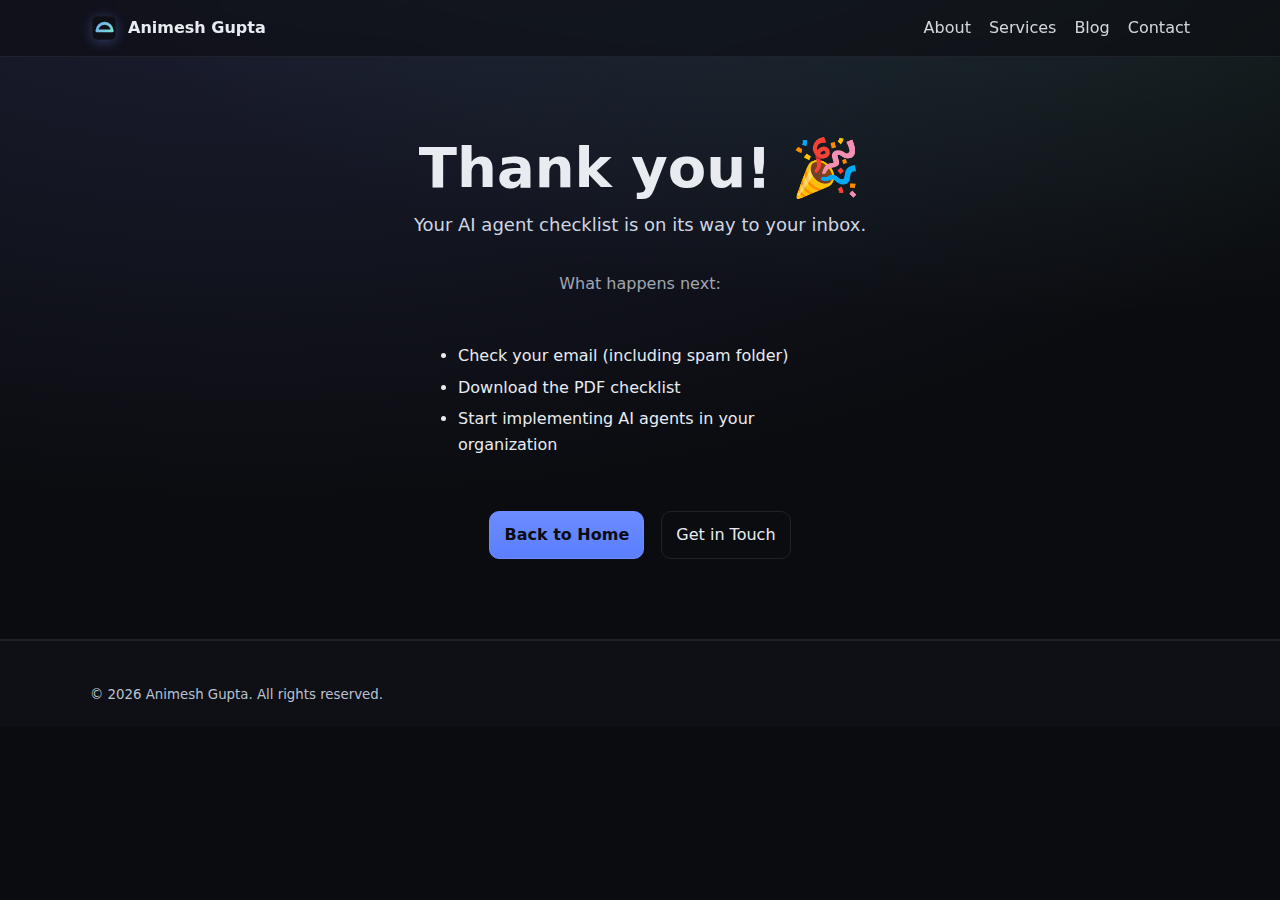
<file: success.html>
<!DOCTYPE html>
<html lang="en">
<head>
    <meta charset="UTF-8">
    <meta name="viewport" content="width=device-width, initial-scale=1.0">
    <title>Thank you! - Animesh Gupta Consulting</title>
    <meta name="description" content="Thank you for subscribing to our AI agent checklist">
    <link rel="stylesheet" href="/styles.css">
    <link rel="icon" href="/assets/favicon.svg" type="image/svg+xml">
</head>
<body>
    <header class="site-header">
        <div class="container header-inner">
            <a class="brand" href="/">
                <img src="/assets/logo.svg" alt="Animesh Gupta Consulting" width="28" height="28"/>
                <span>Animesh Gupta</span>
            </a>
            <nav class="site-nav">
                <a href="/about.html">About</a>
                <a href="/services.html">Services</a>
                <a href="/blog.html">Blog</a>
                <a href="/contact.html">Contact</a>
            </nav>
        </div>
    </header>

    <main>
        <section class="hero" style="text-align: center; padding: 80px 0;">
            <div class="container">
                <h1>Thank you! 🎉</h1>
                <p class="lead">Your AI agent checklist is on its way to your inbox.</p>
                <div style="margin: 32px 0;">
                    <p style="color: var(--muted); margin-bottom: 24px;">What happens next:</p>
                    <ul style="text-align: left; display: inline-block; max-width: 400px;">
                        <li>Check your email (including spam folder)</li>
                        <li>Download the PDF checklist</li>
                        <li>Start implementing AI agents in your organization</li>
                    </ul>
                </div>
                <div style="margin-top: 32px;">
                    <a href="/" class="button primary">Back to Home</a>
                    <a href="/contact.html" class="button ghost" style="margin-left: 12px;">Get in Touch</a>
                </div>
            </div>
        </section>
    </main>

    <footer class="site-footer">
        <div class="container footer-bottom">
            <small>© <span id="year"></span> Animesh Gupta. All rights reserved.</small>
        </div>
    </footer>

    <script src="/script.js" defer></script>
</body>
</html>
</file>
<file: styles.css>
/* Design tokens */
:root {
  --bg: #0b0c10;
  --panel: #111218;
  --panel-2: #0f1016; /* slightly lighter for section backgrounds */
  --muted: #a0a6b2;
  --muted-strong: #c3c9d6;
  --text: #e8ecf1;
  --brand: #6c8cff;
  --brand-2: #7bffc2;
  --border: #20222b;
  --danger: #ff6b6b;
  --radius: 12px;
  --shadow: 0 10px 30px rgba(0,0,0,0.35);
}

* { box-sizing: border-box; }
html, body { height: 100%; }
body {
  margin: 0;
  font-family: ui-sans-serif, system-ui, -apple-system, Segoe UI, Roboto, Helvetica, Arial, "Apple Color Emoji", "Segoe UI Emoji";
  background:
    radial-gradient(1200px 600px at 20% -10%, rgba(124, 140, 255, 0.15), transparent),
    radial-gradient(1000px 500px at 80% -20%, rgba(123, 255, 194, 0.12), transparent),
    var(--bg);
  color: var(--text);
  line-height: 1.6;
}

.container { width: min(1100px, 92vw); margin: 0 auto; }

.grid-2 { display: grid; grid-template-columns: 1.2fr 1fr; gap: 48px; }

.section-header { text-align: center; margin-bottom: 24px; }
.section-header p { color: var(--muted); }

.eyebrow { color: var(--muted); text-transform: uppercase; letter-spacing: 0.12em; font-size: 12px; }
.muted { color: var(--muted); }

h1 { font-size: clamp(32px, 6vw, 56px); line-height: 1.1; margin: 0 0 12px; }
h2 { font-size: clamp(24px, 3.6vw, 36px); margin: 0 0 16px; }
h3 { font-size: 22px; margin: 0 0 10px; }
h4 { margin: 0 0 10px; font-size: 16px; color: var(--muted-strong); }

p.lead { font-size: 18px; color: #cfd6e3; margin-top: 0; }
.accent { color: var(--brand-2); }

ul { padding-left: 18px; }
li { margin: 6px 0; }

/* Header */
.site-header {
  position: sticky; top: 0; z-index: 50;
  background: rgba(11,12,16,0.6);
  backdrop-filter: blur(10px);
  border-bottom: 1px solid var(--border);
}
.header-inner { display: flex; align-items: center; justify-content: space-between; padding: 14px 0; }
.brand { display: inline-flex; gap: 10px; align-items: center; color: var(--text); text-decoration: none; font-weight: 600; }
.brand img { filter: drop-shadow(0 2px 6px rgba(108,140,255,0.35)); }

.site-nav { display: flex; gap: 18px; align-items: center; }
.site-nav a { color: var(--text); text-decoration: none; opacity: 0.9; }
.site-nav a:hover { opacity: 1; }
.nav-toggle { display: none; font-size: 22px; color: var(--text); background: transparent; border: none; }

/* Hero */
.hero { padding: 64px 0; border-bottom: 1px solid var(--border); }
.hero .actions { margin-top: 18px; display: flex; gap: 12px; flex-wrap: wrap; }
.hero-badges { margin-top: 18px; display: flex; gap: 12px; flex-wrap: wrap; color: var(--muted); font-size: 14px; }
.hero-art img { width: 100%; height: auto; border-radius: var(--radius); box-shadow: var(--shadow); background: linear-gradient(135deg, rgba(108,140,255,0.2), rgba(123,255,194,0.2)); border: 1px solid var(--border); }

/* Social proof */
.social-proof { padding: 26px 0; border-bottom: 1px solid var(--border); }
.logo-row { display: grid; grid-template-columns: repeat(5, 1fr); gap: 18px; align-items: center; opacity: 0.7; }
.logo { background: var(--panel); border: 1px solid var(--border); padding: 14px 16px; border-radius: 10px; text-align: center; }

/* Capabilities/Services section with stronger separation */
.services {
  padding: 48px 0;
  background: var(--panel-2);
  border-top: 1px solid var(--border);
  border-bottom: 1px solid var(--border);
}
.services .section-header p { color: var(--muted-strong); }

.card-grid { display: grid; grid-template-columns: repeat(3, 1fr); gap: 18px; }
.card { background: var(--panel); border: 1px solid var(--border); border-radius: var(--radius); padding: 18px; box-shadow: 0 2px 0 rgba(255,255,255,0.02) inset; }
.card.promo { background: linear-gradient(180deg, rgba(123,255,194,0.06), rgba(108,140,255,0.06)); }

/* Testimonials */
.testimonials { padding: 48px 0; border-top: 1px solid var(--border); border-bottom: 1px solid var(--border); }
.quote-grid { display: grid; grid-template-columns: repeat(3, 1fr); gap: 18px; }
blockquote { margin: 0; padding: 18px; background: var(--panel); border: 1px solid var(--border); border-radius: var(--radius); }
blockquote p { margin: 0 0 8px; font-size: 18px; }
blockquote cite { color: var(--muted); font-style: normal; }

/* Lead magnet */
.lead-magnet { padding: 48px 0; }
.newsletter { display: flex; gap: 10px; align-items: center; flex-wrap: wrap; }
.newsletter input { flex: 1; min-width: 200px; padding: 10px 14px; border-radius: 10px; border: 1px solid var(--border); background: var(--panel); color: var(--text); }
.newsletter .form-note { color: var(--muted); font-size: 12px; margin: 6px 2px 0; }

/* CTA */
.cta { padding: 56px 0; text-align: center; border-top: 1px solid var(--border); }

/* Footer */
.site-footer {
  background: var(--panel-2);
  border-top: 1px solid var(--border);
  padding: 28px 0 0;
}
.footer-grid { display: grid; grid-template-columns: 1.4fr 1fr 1fr; gap: 18px; padding: 28px 0; }
.footer-grid ul { list-style: none; padding: 0; margin: 0; }
.footer-grid a { color: #dee5f2; text-decoration: none; opacity: 1; }
.footer-grid a:hover { color: var(--brand-2); }
.footer-bottom { padding: 12px 0 20px; color: #b9c2d0; }

/* Buttons */
.button { display: inline-flex; align-items: center; justify-content: center; gap: 8px; padding: 10px 14px; border-radius: 10px; border: 1px solid var(--border); text-decoration: none; color: var(--text); background: #12131a; cursor: pointer; transition: transform 0.06s ease, background 0.2s ease, border-color 0.2s ease; }
.button:hover { transform: translateY(-1px); border-color: #2a2c36; }
.button.primary { background: linear-gradient(180deg, #6c8cff, #5a7eff); border-color: #6c8cff; color: #0b0c10; font-weight: 700; }
.button.primary:hover { filter: brightness(1.02); }
.button.ghost { background: transparent; }
.button.lg { padding: 14px 18px; font-size: 18px; }

/* Utilities */
.sr-only { position: absolute; width: 1px; height: 1px; padding: 0; margin: -1px; overflow: hidden; clip: rect(0, 0, 0, 0); white-space: nowrap; border: 0; }

/* About Page Specific Styles */
.about-hero {
  position: relative;
  padding: 80px 0;
  overflow: hidden;
}

.about-hero .container {
  position: relative;
  z-index: 2;
}

.hero-content {
  text-align: center;
  max-width: 600px;
  margin: 0 auto;
}

.hero-badge {
  display: inline-block;
  background: linear-gradient(135deg, rgba(108,140,255,0.2), rgba(123,255,194,0.2));
  border: 1px solid var(--border);
  border-radius: 20px;
  padding: 8px 16px;
  margin-top: 20px;
}

.hero-badge span {
  color: var(--brand-2);
  font-size: 14px;
  font-weight: 600;
  text-transform: uppercase;
  letter-spacing: 0.5px;
}

.hero-visual {
  position: absolute;
  top: 50%;
  right: 10%;
  transform: translateY(-50%);
  z-index: 1;
}

.floating-card {
  background: var(--panel);
  border: 1px solid var(--border);
  border-radius: var(--radius);
  padding: 16px;
  margin: 12px 0;
  box-shadow: var(--shadow);
  backdrop-filter: blur(10px);
  animation: float 6s ease-in-out infinite;
}

.floating-card:nth-child(2) {
  animation-delay: -3s;
  margin-left: 40px;
}

@keyframes float {
  0%, 100% { transform: translateY(0px); }
  50% { transform: translateY(-10px); }
}

.experience-highlight h3 {
  color: var(--brand-2);
  margin: 0 0 4px;
  font-size: 18px;
}

.industry-highlight h3 {
  color: var(--brand);
  margin: 0 0 4px;
  font-size: 18px;
}

.floating-card p {
  margin: 0;
  font-size: 14px;
  color: var(--muted);
}

/* Current Roles Section */
.current-roles-section {
  padding: 80px 0;
  background: var(--bg);
}

.roles-grid {
  display: grid;
  grid-template-columns: repeat(3, 1fr);
  gap: 30px;
  margin-top: 50px;
}

.role-card {
  background: var(--panel);
  border: 1px solid var(--border);
  border-radius: var(--radius);
  padding: 30px;
  position: relative;
  transition: transform 0.3s ease, box-shadow 0.3s ease;
  overflow: hidden;
}

.role-card::before {
  content: '';
  position: absolute;
  top: 0;
  left: 0;
  right: 0;
  height: 4px;
  background: linear-gradient(90deg, var(--brand), var(--brand-2));
}

.role-card:hover {
  transform: translateY(-5px);
  box-shadow: 0 20px 40px rgba(0,0,0,0.4);
}

.role-header {
  display: flex;
  justify-content: space-between;
  align-items: flex-start;
  margin-bottom: 20px;
}

.role-icon {
  font-size: 32px;
  margin-bottom: 16px;
}

.role-badge {
  background: linear-gradient(135deg, var(--brand), var(--brand-2));
  color: var(--bg);
  font-size: 12px;
  font-weight: 700;
  padding: 4px 12px;
  border-radius: 12px;
  text-transform: uppercase;
  letter-spacing: 0.5px;
}

.role-card h3 {
  color: var(--brand-2);
  margin: 0 0 8px;
  font-size: 20px;
}

.role-company {
  color: var(--muted-strong);
  font-weight: 600;
  margin: 0 0 16px;
  font-size: 16px;
}

.role-card p {
  color: var(--text);
  margin: 0 0 20px;
  line-height: 1.6;
}

.role-duration {
  color: var(--muted);
  font-size: 14px;
  font-weight: 500;
  font-style: italic;
}

/* Journey Timeline - Updated */
.journey-section {
  padding: 80px 0;
  background: var(--panel-2);
}

.section-title {
  text-align: center;
  margin-bottom: 60px;
  color: var(--text);
}

.timeline {
  position: relative;
  max-width: 800px;
  margin: 0 auto;
}

.timeline::before {
  content: '';
  position: absolute;
  left: 50%;
  top: 0;
  bottom: 0;
  width: 2px;
  background: linear-gradient(to bottom, var(--brand), var(--brand-2));
  transform: translateX(-50%);
}

.timeline-item {
  position: relative;
  margin-bottom: 60px;
  display: flex;
  align-items: center;
}

.timeline-item:nth-child(odd) {
  flex-direction: row-reverse;
}

.timeline-item:nth-child(odd) .timeline-content {
  text-align: right;
  margin-right: 40px;
}

.timeline-item:nth-child(even) .timeline-content {
  text-align: left;
  margin-left: 40px;
}

.timeline-marker {
  position: absolute;
  left: 50%;
  top: 50%;
  width: 16px;
  height: 16px;
  background: var(--brand-2);
  border: 3px solid var(--bg);
  border-radius: 50%;
  transform: translate(-50%, -50%);
  z-index: 2;
}

.timeline-item.current .timeline-marker {
  background: var(--brand);
  box-shadow: 0 0 20px rgba(108,140,255,0.5);
}

.timeline-content {
  flex: 1;
  max-width: 300px;
}

.timeline-content h3 {
  color: var(--brand-2);
  margin: 0 0 8px;
}

.timeline-role {
  color: var(--muted);
  font-size: 14px;
  margin: 0 0 12px;
  font-weight: 500;
}

.timeline-content p {
  margin: 0;
  color: var(--text);
  line-height: 1.6;
}

/* Expertise Grid */
.expertise-section {
  padding: 80px 0;
}

.expertise-grid {
  display: grid;
  grid-template-columns: repeat(3, 1fr);
  gap: 30px;
  margin-top: 50px;
}

.expertise-item {
  background: var(--panel);
  border: 1px solid var(--border);
  border-radius: var(--radius);
  padding: 30px;
  text-align: center;
  transition: transform 0.3s ease, box-shadow 0.3s ease;
  position: relative;
  overflow: hidden;
}

.expertise-item::before {
  content: '';
  position: absolute;
  top: 0;
  left: 0;
  right: 0;
  height: 3px;
  background: linear-gradient(90deg, var(--brand), var(--brand-2));
}

.expertise-item:hover {
  transform: translateY(-5px);
  box-shadow: 0 20px 40px rgba(0,0,0,0.4);
}

.expertise-icon {
  font-size: 48px;
  margin-bottom: 20px;
  display: block;
}

.expertise-item h3 {
  color: var(--brand-2);
  margin: 0 0 16px;
}

.expertise-item p {
  color: var(--muted);
  margin: 0 0 20px;
  line-height: 1.6;
}

.expertise-detail {
  display: flex;
  gap: 8px;
  flex-wrap: wrap;
  justify-content: center;
}

.expertise-detail span {
  background: rgba(108,140,255,0.1);
  border: 1px solid rgba(108,140,255,0.3);
  border-radius: 15px;
  padding: 4px 12px;
  font-size: 12px;
  color: var(--brand);
  font-weight: 500;
}

/* Community Section */
.community-section {
  padding: 80px 0;
  background: var(--panel-2);
}

.community-content {
  text-align: center;
  max-width: 800px;
  margin: 0 auto;
}

.community-content h2 {
  margin-bottom: 50px;
}

.community-grid {
  display: grid;
  grid-template-columns: repeat(3, 1fr);
  gap: 30px;
}

.community-item {
  text-align: center;
}

.community-badge {
  display: inline-block;
  background: linear-gradient(135deg, var(--brand), var(--brand-2));
  color: var(--bg);
  font-weight: 700;
  padding: 8px 16px;
  border-radius: 20px;
  margin-bottom: 16px;
  font-size: 14px;
}

.community-item p {
  color: var(--muted);
  margin: 0;
  font-size: 16px;
}

/* Philosophy Section */
.philosophy-section {
  padding: 80px 0;
}

.philosophy-content {
  text-align: center;
  max-width: 800px;
  margin: 0 auto;
}

.philosophy-statement {
  margin-top: 40px;
}

.philosophy-text {
  font-size: 20px;
  line-height: 1.7;
  color: var(--text);
  margin-bottom: 40px;
}

.philosophy-pillars {
  display: flex;
  justify-content: center;
  gap: 40px;
  flex-wrap: wrap;
}

.pillar {
  display: flex;
  flex-direction: column;
  align-items: center;
  gap: 8px;
}

.pillar-number {
  background: linear-gradient(135deg, var(--brand), var(--brand-2));
  color: var(--bg);
  width: 40px;
  height: 40px;
  border-radius: 50%;
  display: flex;
  align-items: center;
  justify-content: center;
  font-weight: 700;
  font-size: 16px;
}

.pillar-text {
  color: var(--muted-strong);
  font-weight: 600;
  text-transform: uppercase;
  letter-spacing: 0.5px;
  font-size: 14px;
}

/* CTA Section */
.cta-section {
  padding: 80px 0;
  background: var(--panel-2);
  border-top: 1px solid var(--border);
}

.cta-content {
  text-align: center;
  max-width: 600px;
  margin: 0 auto;
}

.cta-content h2 {
  margin-bottom: 20px;
}

.cta-content p {
  color: var(--muted);
  margin-bottom: 40px;
  font-size: 18px;
}

.cta-actions {
  display: flex;
  gap: 16px;
  justify-content: center;
  flex-wrap: wrap;
}

/* Services Page Styles */
.services-hero {
  padding: 80px 0;
  text-align: center;
  background: var(--bg);
}

.services-hero h1 {
  margin-bottom: 20px;
  color: var(--text);
}

.services-hero .lead {
  font-size: 20px;
  color: var(--muted);
  max-width: 600px;
  margin: 0 auto;
}

.services-content {
  padding: 80px 0;
  background: var(--panel-2);
}

.services-grid {
  display: grid;
  grid-template-columns: repeat(auto-fit, minmax(350px, 1fr));
  gap: 30px;
  margin-top: 50px;
}

.service-card {
  background: var(--panel);
  border: 1px solid var(--border);
  border-radius: var(--radius);
  padding: 30px;
  transition: transform 0.3s ease, box-shadow 0.3s ease;
}

.service-card::before {
  content: '';
  position: absolute;
  top: 0;
  left: 0;
  right: 0;
  height: 3px;
  background: linear-gradient(90deg, var(--brand), var(--brand-2));
  border-radius: var(--radius) var(--radius) 0 0;
}

.service-card:hover {
  transform: translateY(-5px);
  box-shadow: 0 20px 40px rgba(0,0,0,0.4);
}

.service-card h2 {
  color: var(--brand-2);
  margin: 0 0 16px;
  font-size: 24px;
}

.service-card p {
  color: var(--text);
  margin: 0 0 20px;
  line-height: 1.6;
}

.service-card ul {
  margin: 0 0 30px;
  padding-left: 20px;
}

.service-card li {
  color: var(--muted-strong);
  margin-bottom: 8px;
  line-height: 1.5;
}

.service-card .button {
  width: 100%;
  justify-content: center;
}

/* Responsive Services */
@media (max-width: 768px) {
  .services-grid {
    grid-template-columns: 1fr;
  }
  
  .service-card {
    padding: 24px;
  }
}

/* Responsive Design */
@media (max-width: 960px) {
  .grid-2 { grid-template-columns: 1fr; gap: 24px; }
  .card-grid { grid-template-columns: repeat(2, 1fr); }
  .quote-grid { grid-template-columns: 1fr; }
  .logo-row { grid-template-columns: repeat(3, 1fr); }
  .footer-grid { grid-template-columns: 1fr 1fr; }
  .nav-toggle { display: inline-flex; }
  .site-nav { display: none; position: absolute; top: 60px; right: 4vw; background: var(--panel); border: 1px solid var(--border); border-radius: 10px; padding: 10px; box-shadow: var(--shadow); flex-direction: column; min-width: 240px; }
  .site-nav.open { display: flex; }
  .site-nav .button.primary { width: 100%; justify-content: center; }
  
  /* About page responsive */
  .hero-visual { display: none; }
  .timeline::before { left: 30px; }
  .timeline-item { flex-direction: row !important; }
  .timeline-item .timeline-content { text-align: left !important; margin: 0 0 0 60px !important; }
  .timeline-marker { left: 30px; }
  .expertise-grid { grid-template-columns: repeat(2, 1fr); }
  .community-grid { grid-template-columns: repeat(2, 1fr); }
  .philosophy-pillars { gap: 20px; }
  .roles-grid { grid-template-columns: repeat(2, 1fr); }
}

@media (max-width: 640px) {
  .card-grid { grid-template-columns: 1fr; }
  .logo-row { grid-template-columns: repeat(2, 1fr); }
  .footer-grid { grid-template-columns: 1fr; }
  
  /* About page mobile */
  .expertise-grid { grid-template-columns: 1fr; }
  .community-grid { grid-template-columns: 1fr; }
  .philosophy-pillars { flex-direction: column; gap: 20px; }
  .cta-actions { flex-direction: column; align-items: center; }
  .roles-grid { grid-template-columns: 1fr; }
}

/* Contact Page Styles */
.contact-hero {
  padding: 80px 0;
  background: var(--bg);
}

.contact-hero h1 {
  margin-bottom: 40px;
  text-align: center;
  color: var(--text);
}

.contact-hero .lead {
  font-size: 18px;
  color: var(--muted);
  margin-bottom: 30px;
  line-height: 1.6;
}

.contact-hero .actions {
  margin: 20px 0 30px;
}

.form-grid {
  display: grid;
  gap: 16px;
}

.form-grid label {
  display: block;
}

.form-grid input,
.form-grid textarea {
  width: 100%;
  padding: 12px 14px;
  border: 1px solid var(--border);
  border-radius: var(--radius);
  background: var(--panel);
  color: var(--text);
  font-size: 16px;
  transition: border-color 0.3s ease;
}

.form-grid input:focus,
.form-grid textarea:focus {
  outline: none;
  border-color: var(--brand);
}

.form-grid textarea {
  resize: vertical;
  min-height: 120px;
  font-family: inherit;
}

.form-grid .button {
  margin-top: 8px;
  width: 100%;
  justify-content: center;
}

.contact-hero .card {
  padding: 30px;
}

.contact-hero .card h3 {
  margin-bottom: 20px;
  color: var(--brand-2);
}

.contact-hero .card ul {
  list-style: none;
  padding: 0;
  margin: 0;
}

.contact-hero .card li {
  margin-bottom: 16px;
}

.contact-hero .card a {
  color: var(--brand);
  text-decoration: none;
  transition: color 0.3s ease;
}

.contact-hero .card a:hover {
  color: var(--brand-2);
}

/* Form Fields */
.form-fields {
  display: grid;
  gap: 16px;
}

.form-fields input,
.form-fields textarea {
  width: 100%;
  padding: 12px 14px;
  border: 1px solid var(--border);
  border-radius: var(--radius);
  background: var(--panel);
  color: var(--text);
  font-size: 16px;
  transition: border-color 0.3s ease;
  font-family: inherit;
}

.form-fields input:focus,
.form-fields textarea:focus {
  outline: none;
  border-color: var(--brand);
}

.form-fields textarea {
  resize: vertical;
  min-height: 100px;
}

.form-fields .button {
  margin-top: 8px;
  width: 100%;
  justify-content: center;
}

/* Form Message */
.form-message {
  margin-top: 16px;
  padding: 12px 16px;
  border-radius: var(--radius);
  font-weight: 500;
  text-align: center;
}

.form-message.success {
  background: rgba(123, 255, 194, 0.1);
  border: 1px solid rgba(123, 255, 194, 0.3);
  color: var(--brand-2);
}

.form-message.error {
  background: rgba(255, 107, 107, 0.1);
  border: 1px solid rgba(255, 107, 107, 0.3);
  color: var(--danger);
}

/* Contact Links */
.contact-links {
  display: flex;
  gap: 24px;
  justify-content: center;
  flex-wrap: wrap;
  margin-top: 24px;
}

.contact-link {
  display: flex;
  align-items: center;
  gap: 12px;
  padding: 16px 24px;
  background: var(--panel);
  border: 1px solid var(--border);
  border-radius: var(--radius);
  color: var(--text);
  text-decoration: none;
  transition: all 0.3s ease;
}

.contact-link:hover {
  border-color: var(--brand);
  transform: translateY(-2px);
  box-shadow: var(--shadow);
}

.contact-icon {
  font-size: 20px;
}

/* Responsive Contact */
@media (max-width: 768px) {
  .contact-hero {
    padding: 60px 0;
  }
  
  .contact-hero .grid-2 {
    grid-template-columns: 1fr;
    gap: 30px;
  }
  
  .contact-hero .card {
    padding: 24px;
  }
  
  .contact-links {
    flex-direction: column;
    align-items: center;
  }
  
  .contact-link {
    width: 100%;
    max-width: 300px;
    justify-content: center;
  }
}
</file>
